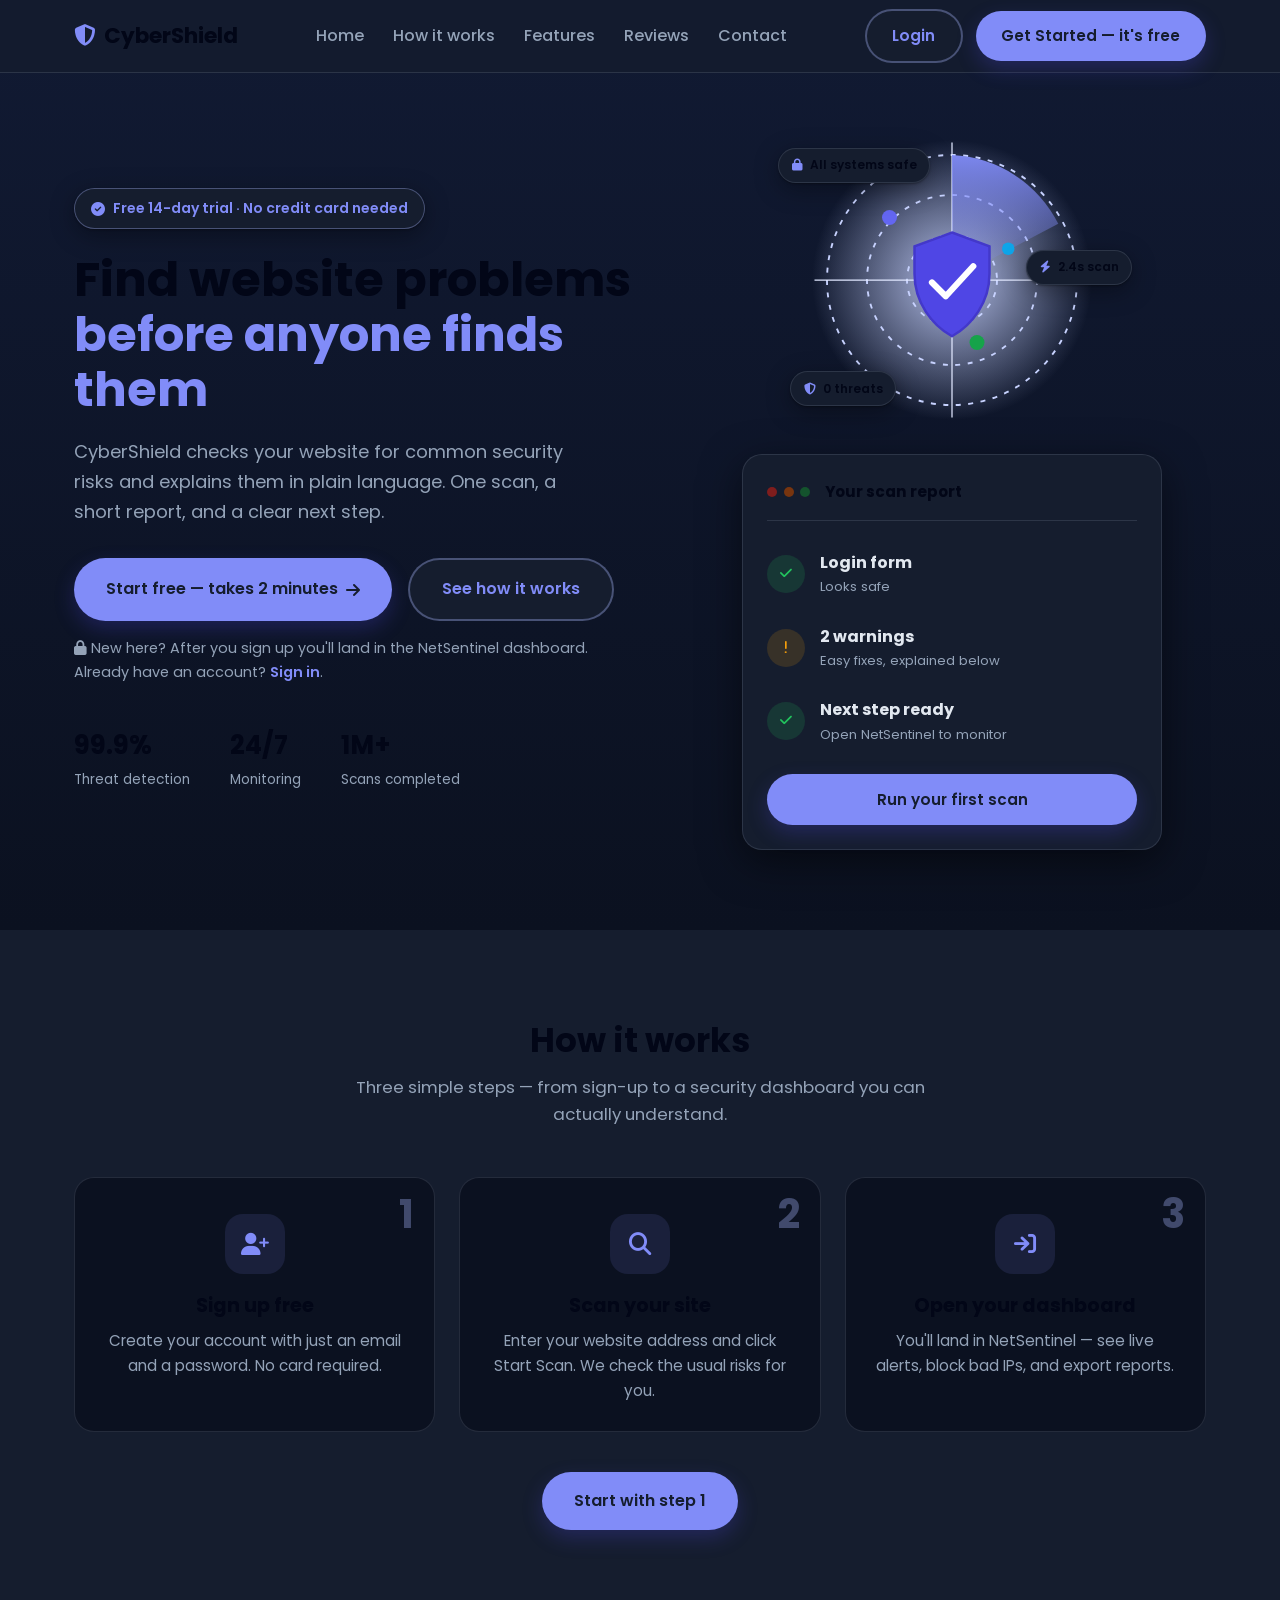
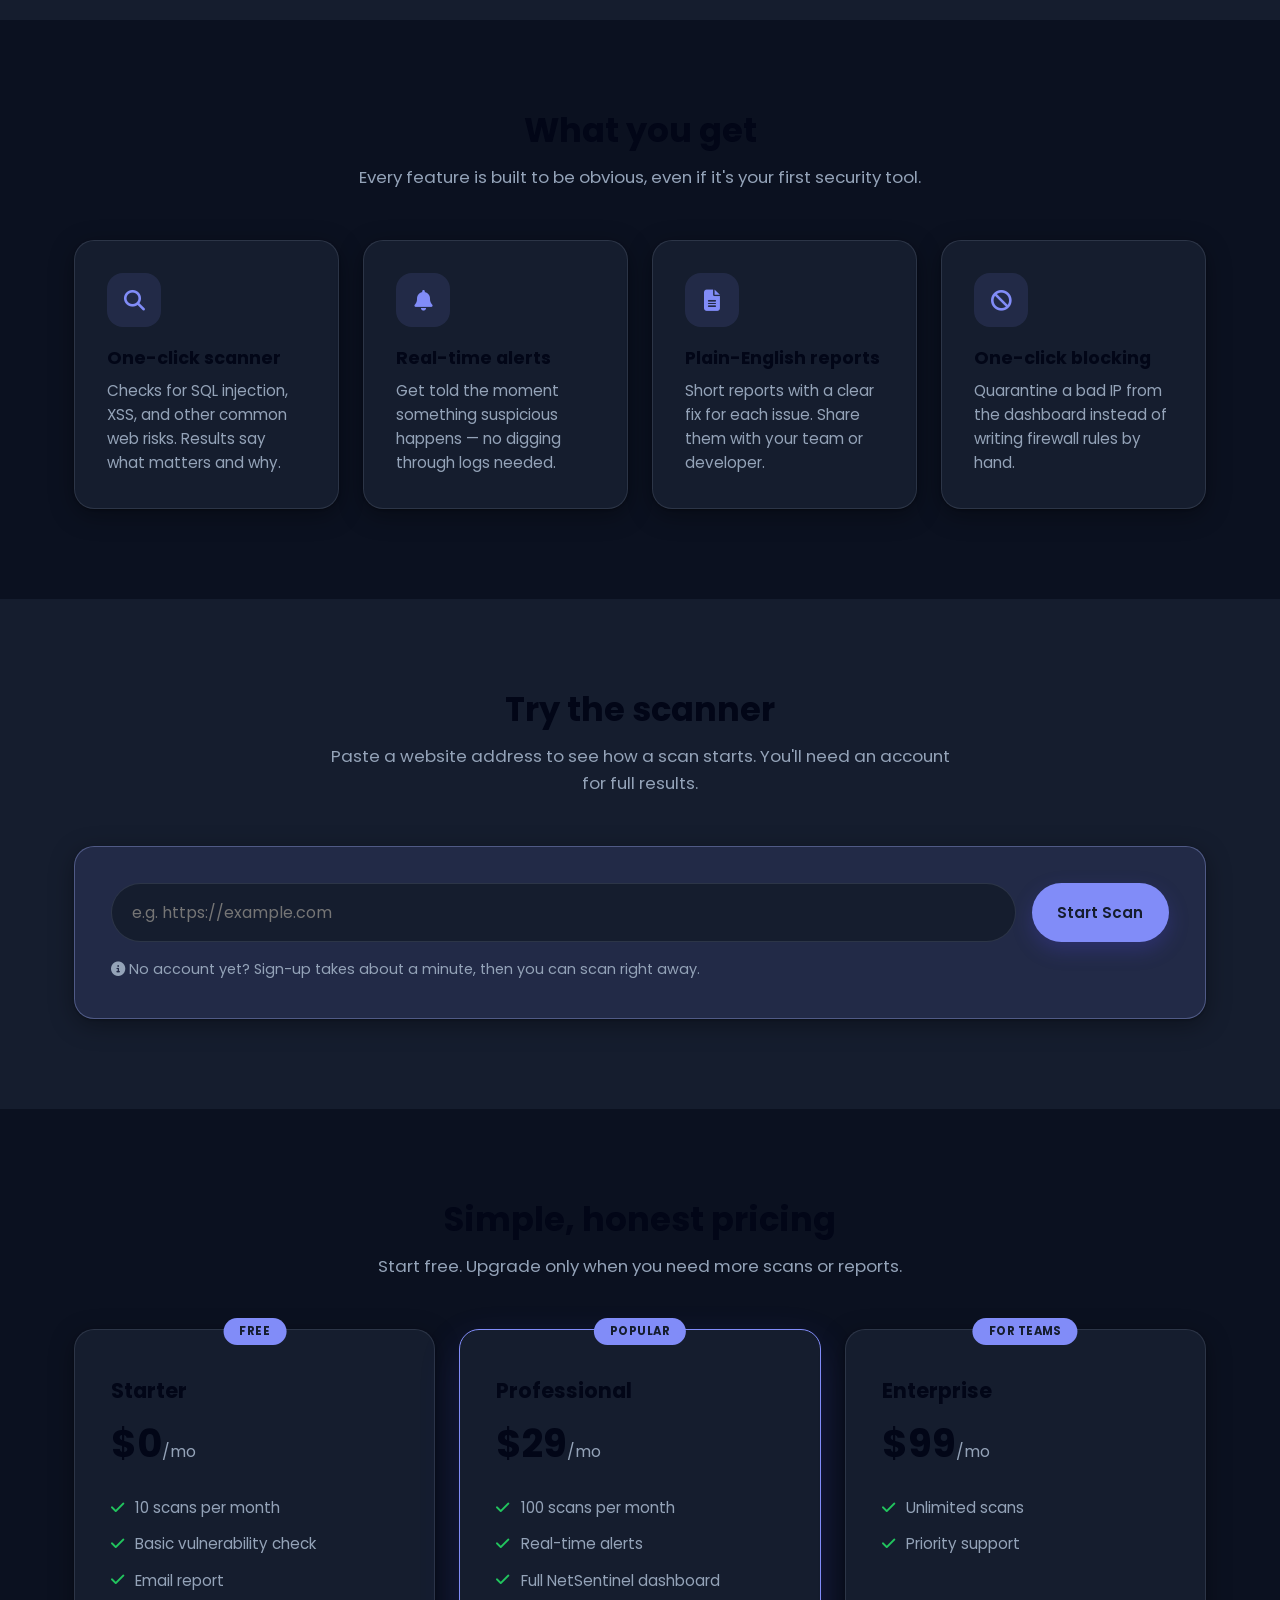
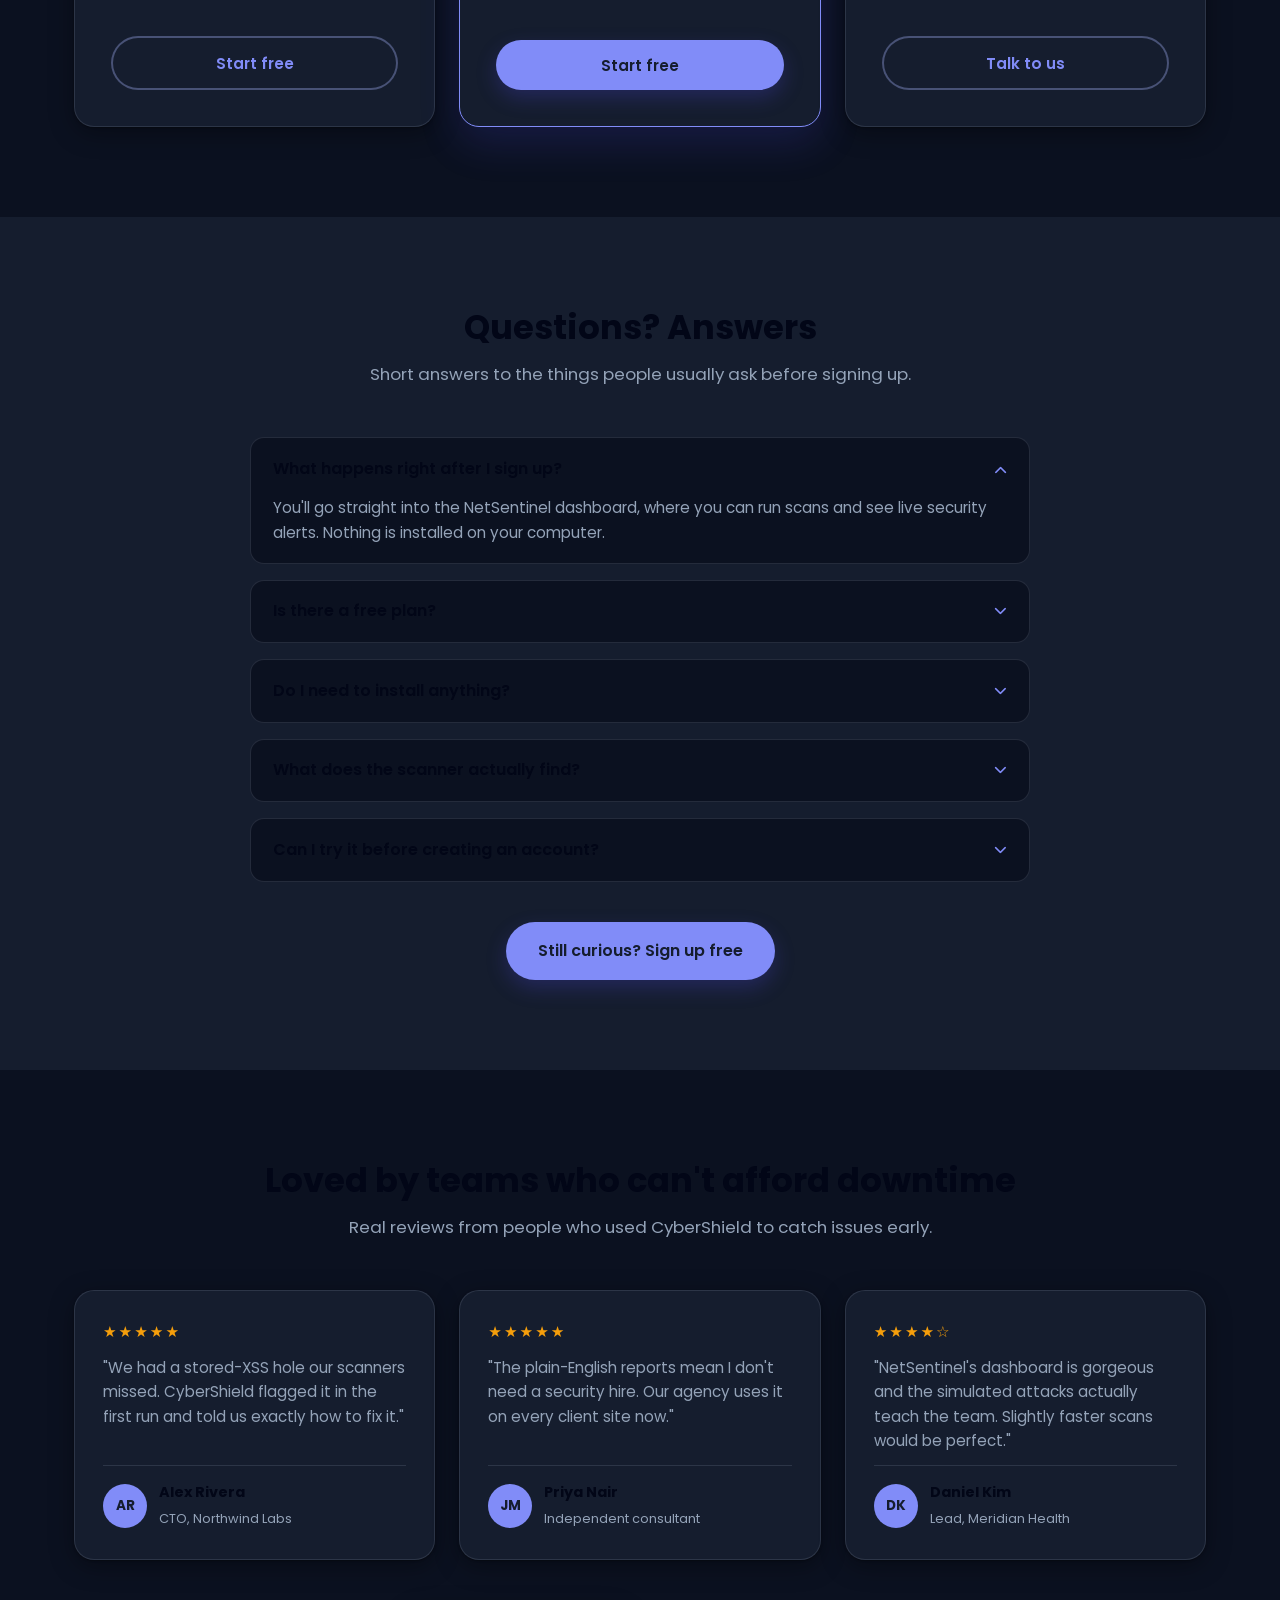
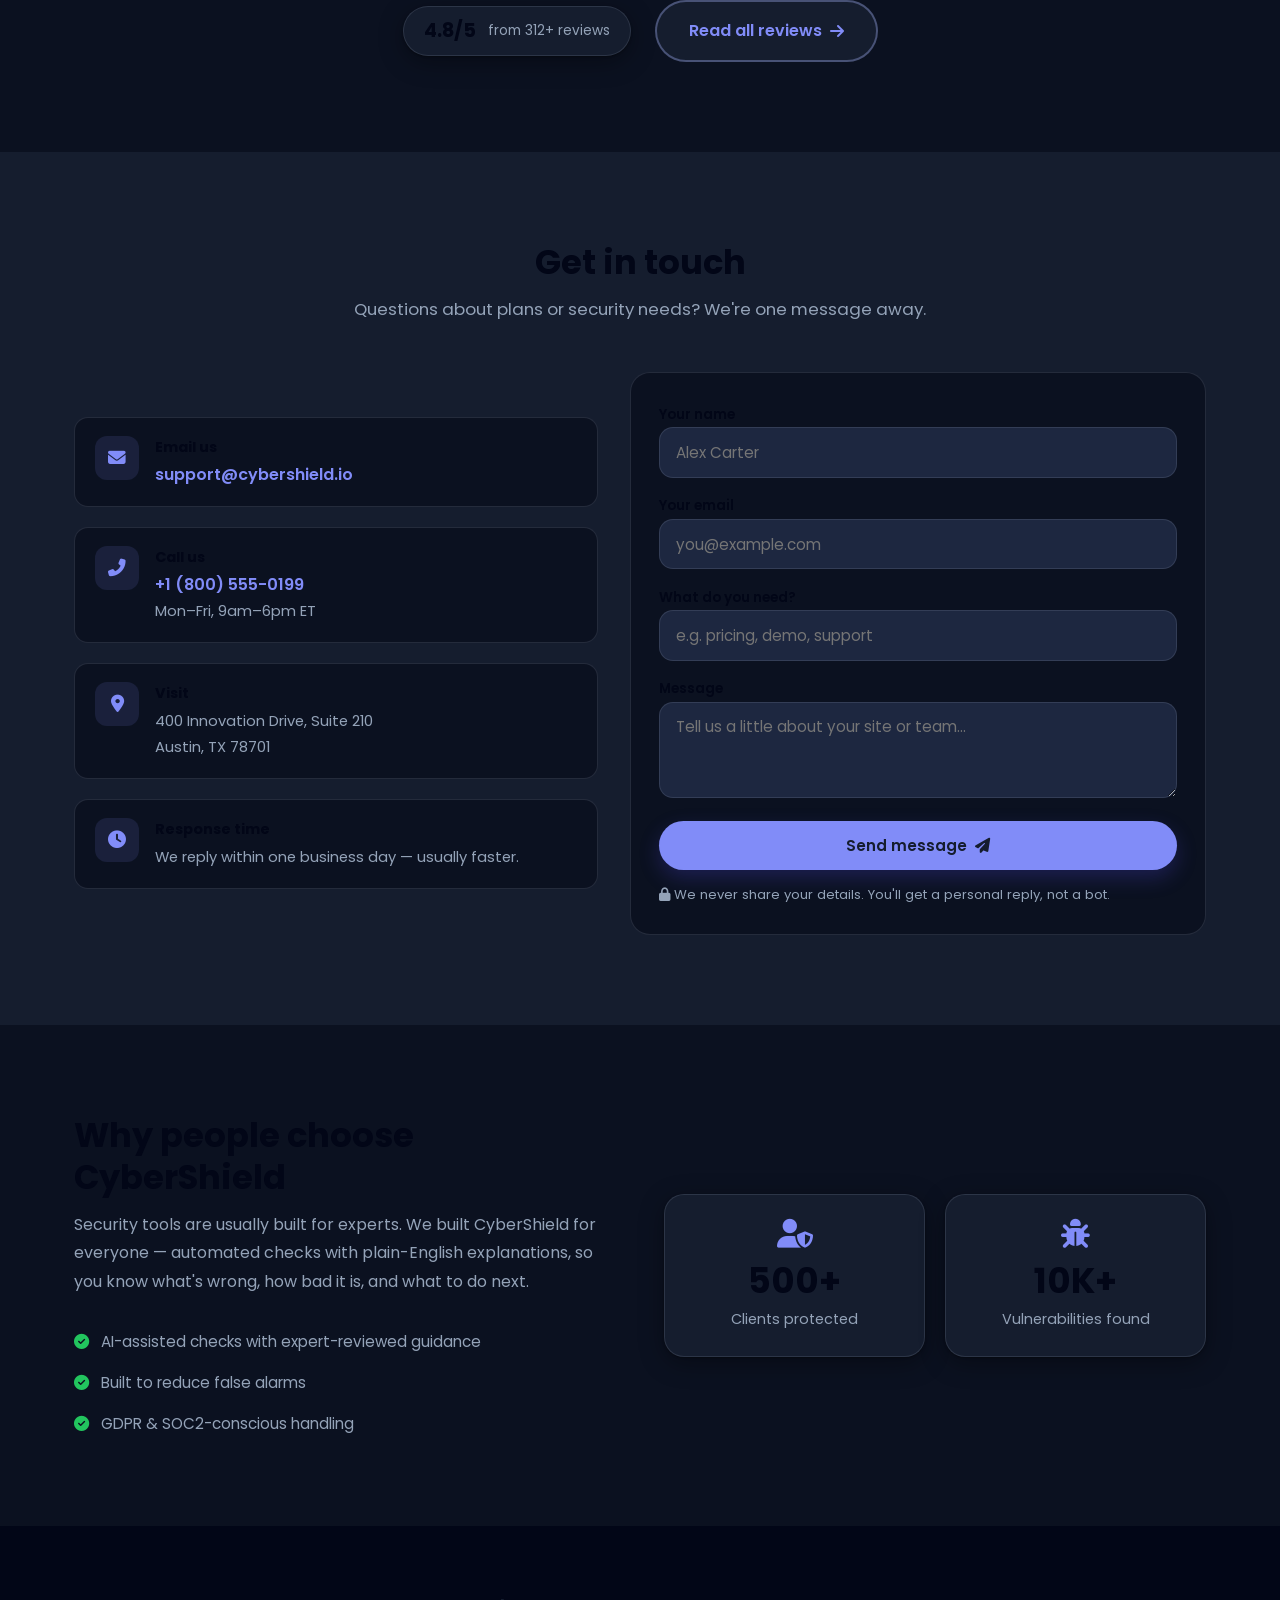
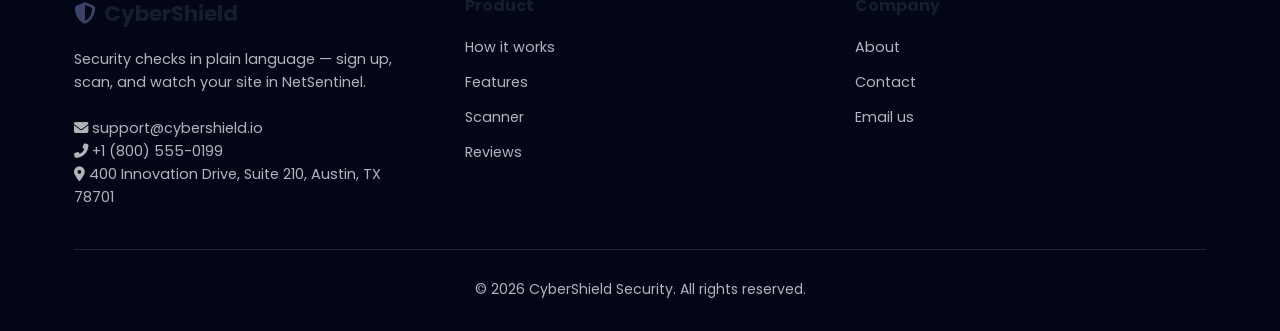
<file: frontend/index.html>
<!DOCTYPE html>
<html lang="en">
<head>
    <meta charset="UTF-8">
    <meta name="viewport" content="width=device-width, initial-scale=1.0">
    <title>CyberShield | Simple security for your website</title>
    <meta name="description" content="CyberShield helps you find website security problems in plain language. Sign up free, run a scan, and open your NetSentinel dashboard.">
    <meta property="og:title" content="CyberShield — Find website problems early">
    <meta property="og:description" content="Sign up free, run a scan, and open your NetSentinel security dashboard.">
    <meta property="og:type" content="website">
    <link rel="icon" href="assets/images/favicon.svg" type="image/svg+xml">
    <link rel="stylesheet" href="assets/css/style.css">
    <link href="https://cdnjs.cloudflare.com/ajax/libs/font-awesome/6.4.0/css/all.min.css" rel="stylesheet">
    <link href="https://fonts.googleapis.com/css2?family=Poppins:wght@300;400;500;600;700&display=swap" rel="stylesheet">
</head>
<body>
    <nav class="navbar" id="navbar">
        <div class="nav-container">
            <a class="nav-logo" href="#home"><i class="fas fa-shield-halved"></i><span>CyberShield</span></a>
            <div class="nav-links" id="nav-links">
                <a href="#home" class="nav-link">Home</a>
                <a href="#how" class="nav-link">How it works</a>
                <a href="#features" class="nav-link">Features</a>
                <a href="#reviews" class="nav-link">Reviews</a>
                <a href="#contact" class="nav-link">Contact</a>
            </div>
            <div class="nav-actions">
                <a href="login.html" class="btn btn-outline">Login</a>
                <a href="register.html" class="btn btn-primary">Get Started — it's free</a>
            </div>
            <button class="nav-toggle" id="nav-toggle" aria-label="Menu"><span></span><span></span><span></span></button>
        </div>
    </nav>

    <main>
    <!-- Friendly hero -->
    <section class="hero" id="home">
        <div class="hero-container">
            <div class="hero-content">
                <div class="hero-badge"><i class="fas fa-check-circle"></i><span>Free 14-day trial · No credit card needed</span></div>
                <h1 class="hero-title">Find website problems <span class="gradient-text">before anyone finds them</span></h1>
                <p class="hero-subtitle">CyberShield checks your website for common security risks and explains them in plain language. One scan, a short report, and a clear next step.</p>
                <div class="hero-cta">
                    <a href="register.html" class="btn btn-primary btn-large">Start free — takes 2 minutes <i class="fas fa-arrow-right"></i></a>
                    <a href="#how" class="btn btn-outline btn-large">See how it works</a>
                </div>
                <p class="hero-note"><i class="fas fa-lock"></i> New here? After you sign up you'll land in the NetSentinel dashboard. Already have an account? <a href="login.html">Sign in</a>.</p>
                <div class="hero-stats">
                    <div class="stat-item"><div class="stat-number">99.9%</div><div class="stat-label">Threat detection</div></div>
                    <div class="stat-item"><div class="stat-number">24/7</div><div class="stat-label">Monitoring</div></div>
                    <div class="stat-item"><div class="stat-number">1M+</div><div class="stat-label">Scans completed</div></div>
                </div>
            </div>
            <div class="hero-visual" aria-hidden="true">
                <!-- Animated radar shield artwork -->
                <div class="radar-scene">
                    <svg class="radar-svg" viewBox="0 0 240 240" role="img" aria-label="Animated radar shield scanning">
                        <defs>
                            <radialGradient id="radarGlow" cx="50%" cy="50%" r="50%">
                                <stop offset="0%" stop-color="#c7d2fe" stop-opacity="0.9"/>
                                <stop offset="100%" stop-color="#c7d2fe" stop-opacity="0"/>
                            </radialGradient>
                            <linearGradient id="sweepGrad" x1="0" y1="0" x2="0" y2="1">
                                <stop offset="0%" stop-color="#818cf8" stop-opacity="0.95"/>
                                <stop offset="100%" stop-color="#818cf8" stop-opacity="0"/>
                            </linearGradient>
                        </defs>
                        <circle cx="120" cy="120" r="112" fill="url(#radarGlow)"/>
                        <circle cx="120" cy="120" r="100" fill="none" stroke="#c7d2fe" stroke-width="1.5" stroke-dasharray="4 6"/>
                        <circle cx="120" cy="120" r="68" fill="none" stroke="#c7d2fe" stroke-width="1.5" stroke-dasharray="4 6"/>
                        <circle cx="120" cy="120" r="36" fill="none" stroke="#c7d2fe" stroke-width="1.5" stroke-dasharray="4 6"/>
                        <line x1="120" y1="10" x2="120" y2="230" stroke="#e0e7ff" stroke-width="1"/>
                        <line x1="10" y1="120" x2="230" y2="120" stroke="#e0e7ff" stroke-width="1"/>
                        <g class="radar-sweep"><path d="M120 120 L120 20 A100 100 0 0 1 205 75 Z" fill="url(#sweepGrad)"/></g>
                        <path d="M120 82l30 11v22c0 23-14 41-30 50-16-9-30-27-30-50V93l30-11z" fill="#4f46e5" stroke="#4338ca" stroke-width="2"/>
                        <path d="M104 122l11 11 22-24" stroke="#fff" stroke-width="5" fill="none" stroke-linecap="round" stroke-linejoin="round"/>
                        <circle class="blip blip-a" cx="70" cy="70" r="6" fill="#6366f1"/>
                        <circle class="blip blip-b" cx="165" cy="95" r="5" fill="#0ea5e9"/>
                        <circle class="blip blip-c" cx="140" cy="170" r="6" fill="#16a34a"/>
                    </svg>
                    <div class="float-chip chip-1"><i class="fas fa-lock"></i> All systems safe</div>
                    <div class="float-chip chip-2"><i class="fas fa-bolt"></i> 2.4s scan</div>
                    <div class="float-chip chip-3"><i class="fas fa-shield-halved"></i> 0 threats</div>
                </div>
                <div class="scan-card">
                    <div class="scan-card-head"><span class="dot dot-red"></span><span class="dot dot-yellow"></span><span class="dot dot-green"></span><strong>Your scan report</strong></div>
                    <div class="scan-row"><span class="scan-check ok"><i class="fas fa-check"></i></span><div><strong>Login form</strong><small>Looks safe</small></div></div>
                    <div class="scan-row"><span class="scan-check warn"><i class="fas fa-exclamation"></i></span><div><strong>2 warnings</strong><small>Easy fixes, explained below</small></div></div>
                    <div class="scan-row"><span class="scan-check ok"><i class="fas fa-check"></i></span><div><strong>Next step ready</strong><small>Open NetSentinel to monitor</small></div></div>
                    <a class="btn btn-primary btn-block" href="register.html">Run your first scan</a>
                </div>
            </div>
        </div>
    </section>

    <!-- How it works: clearer flow & steps -->
    <section class="how" id="how">
        <div class="container">
            <div class="section-header"><h2 class="section-title">How it works</h2><p class="section-subtitle">Three simple steps — from sign-up to a security dashboard you can actually understand.</p></div>
            <div class="steps-grid">
                <div class="step-card"><div class="step-num">1</div><div class="step-icon"><i class="fas fa-user-plus"></i></div><h3>Sign up free</h3><p>Create your account with just an email and a password. No card required.</p></div>
                <div class="step-card"><div class="step-num">2</div><div class="step-icon"><i class="fas fa-search"></i></div><h3>Scan your site</h3><p>Enter your website address and click Start Scan. We check the usual risks for you.</p></div>
                <div class="step-card"><div class="step-num">3</div><div class="step-icon"><i class="fas fa-arrow-right-to-bracket"></i></div><h3>Open your dashboard</h3><p>You'll land in NetSentinel — see live alerts, block bad IPs, and export reports.</p></div>
            </div>
            <div class="how-cta"><a href="register.html" class="btn btn-primary btn-large">Start with step 1</a></div>
        </div>
    </section>

    <!-- Features -->
    <section class="features" id="features">
        <div class="container">
            <div class="section-header"><h2 class="section-title">What you get</h2><p class="section-subtitle">Every feature is built to be obvious, even if it's your first security tool.</p></div>
            <div class="features-grid">
                <div class="feature-card"><div class="feature-icon"><i class="fas fa-search"></i></div><h3 class="feature-title">One-click scanner</h3><p class="feature-desc">Checks for SQL injection, XSS, and other common web risks. Results say what matters and why.</p></div>
                <div class="feature-card"><div class="feature-icon"><i class="fas fa-bell"></i></div><h3 class="feature-title">Real-time alerts</h3><p class="feature-desc">Get told the moment something suspicious happens — no digging through logs needed.</p></div>
                <div class="feature-card"><div class="feature-icon"><i class="fas fa-file-alt"></i></div><h3 class="feature-title">Plain-English reports</h3><p class="feature-desc">Short reports with a clear fix for each issue. Share them with your team or developer.</p></div>
                <div class="feature-card"><div class="feature-icon"><i class="fas fa-ban"></i></div><h3 class="feature-title">One-click blocking</h3><p class="feature-desc">Quarantine a bad IP from the dashboard instead of writing firewall rules by hand.</p></div>
            </div>
        </div>
    </section>

    <!-- Scanner preview -->
    <section class="scanner-preview" id="scanner">
        <div class="container">
            <div class="section-header"><h2 class="section-title">Try the scanner</h2><p class="section-subtitle">Paste a website address to see how a scan starts. You'll need an account for full results.</p></div>
            <div class="scanner-demo">
                <div class="scanner-input">
                    <input type="url" id="demo-url" placeholder="e.g. https://example.com" aria-label="Website address">
                    <button class="btn btn-primary" onclick="location.href='register.html'">Start Scan</button>
                </div>
                <p class="scanner-hint"><i class="fas fa-circle-info"></i> No account yet? Sign-up takes about a minute, then you can scan right away.</p>
            </div>
        </div>
    </section>

    <!-- Pricing -->
    <section class="pricing" id="pricing">
        <div class="container">
            <div class="section-header"><h2 class="section-title">Simple, honest pricing</h2><p class="section-subtitle">Start free. Upgrade only when you need more scans or reports.</p></div>
            <div class="pricing-grid">
                <div class="pricing-card"><div class="pricing-badge">Free</div><h3 class="pricing-title">Starter</h3><div class="pricing-price">$0<span>/mo</span></div><ul class="pricing-features"><li><i class="fas fa-check text-success"></i> 10 scans per month</li><li><i class="fas fa-check text-success"></i> Basic vulnerability check</li><li><i class="fas fa-check text-success"></i> Email report</li></ul><a href="register.html" class="btn btn-outline btn-block">Start free</a></div>
                <div class="pricing-card featured"><div class="pricing-badge">Popular</div><h3 class="pricing-title">Professional</h3><div class="pricing-price">$29<span>/mo</span></div><ul class="pricing-features"><li><i class="fas fa-check text-success"></i> 100 scans per month</li><li><i class="fas fa-check text-success"></i> Real-time alerts</li><li><i class="fas fa-check text-success"></i> Full NetSentinel dashboard</li></ul><a href="register.html" class="btn btn-primary btn-block">Start free</a></div>
                <div class="pricing-card"><div class="pricing-badge">For teams</div><h3 class="pricing-title">Enterprise</h3><div class="pricing-price">$99<span>/mo</span></div><ul class="pricing-features"><li><i class="fas fa-check text-success"></i> Unlimited scans</li><li><i class="fas fa-check text-success"></i> Priority support</li></ul><a href="register.html" class="btn btn-outline btn-block">Talk to us</a></div>
            </div>
        </div>
    </section>

    <!-- Help & guidance -->
    <section class="faq" id="faq">
        <div class="container">
            <div class="section-header"><h2 class="section-title">Questions? Answers</h2><p class="section-subtitle">Short answers to the things people usually ask before signing up.</p></div>
            <div class="faq-list">
                <details open><summary>What happens right after I sign up? <i class="fas fa-chevron-down"></i></summary><p>You'll go straight into the NetSentinel dashboard, where you can run scans and see live security alerts. Nothing is installed on your computer.</p></details>
                <details><summary>Is there a free plan? <i class="fas fa-chevron-down"></i></summary><p>Yes. The Starter plan is free and includes 10 scans a month — enough to check a small site. No credit card needed.</p></details>
                <details><summary>Do I need to install anything? <i class="fas fa-chevron-down"></i></summary><p>No. Everything runs in your browser. Open the landing page, sign up, and use the app. If a firewall block is needed, we'll give you a script to run as Administrator.</p></details>
                <details><summary>What does the scanner actually find? <i class="fas fa-chevron-down"></i></summary><p>Common web risks like SQL injection, cross-site scripting (XSS), and unsafe login forms — each result comes with a plain-English explanation and a suggested fix.</p></details>
                <details><summary>Can I try it before creating an account? <i class="fas fa-chevron-down"></i></summary><p>You can see the demo on this page, but full scans need an account so results are saved and you can open your dashboard.</p></details>
            </div>
            <div class="how-cta"><a href="register.html" class="btn btn-primary btn-large">Still curious? Sign up free</a></div>
        </div>
    </section>

    <!-- Reviews preview -->
    <section class="reviews" id="reviews">
        <div class="container">
            <div class="section-header"><h2 class="section-title">Loved by teams who can't afford downtime</h2><p class="section-subtitle">Real reviews from people who used CyberShield to catch issues early.</p></div>
            <div class="review-grid">
                <figure class="review-card"><div class="review-stars">★★★★★</div><blockquote class="review-quote">"We had a stored-XSS hole our scanners missed. CyberShield flagged it in the first run and told us exactly how to fix it."</blockquote><figcaption class="review-author"><span class="review-avatar">AR</span><div><strong>Alex Rivera</strong><small>CTO, Northwind Labs</small></div></figcaption></figure>
                <figure class="review-card"><div class="review-stars">★★★★★</div><blockquote class="review-quote">"The plain-English reports mean I don't need a security hire. Our agency uses it on every client site now."</blockquote><figcaption class="review-author"><span class="review-avatar">JM</span><div><strong>Priya Nair</strong><small>Independent consultant</small></div></figcaption></figure>
                <figure class="review-card"><div class="review-stars">★★★★☆</div><blockquote class="review-quote">"NetSentinel's dashboard is gorgeous and the simulated attacks actually teach the team. Slightly faster scans would be perfect."</blockquote><figcaption class="review-author"><span class="review-avatar">DK</span><div><strong>Daniel Kim</strong><small>Lead, Meridian Health</small></div></figcaption></figure>
            </div>
            <div class="reviews-cta">
                <div class="reviews-score"><b>4.8/5</b><span>from 312+ reviews</span></div>
                <a href="reviews.html" class="btn btn-outline btn-large">Read all reviews <i class="fas fa-arrow-right"></i></a>
            </div>
        </div>
    </section>

    <!-- Contact -->
    <section class="contact" id="contact">
        <div class="container">
            <div class="section-header"><h2 class="section-title">Get in touch</h2><p class="section-subtitle">Questions about plans or security needs? We're one message away.</p></div>
            <div class="contact-grid">
                <div class="contact-details">
                    <div class="contact-item"><i class="fas fa-envelope"></i><div><b>Email us</b><a href="mailto:support@cybershield.io">support@cybershield.io</a></div></div>
                    <div class="contact-item"><i class="fas fa-phone-alt"></i><div><b>Call us</b><a href="tel:+18005550199">+1 (800) 555-0199</a><br><span>Mon–Fri, 9am–6pm ET</span></div></div>
                    <div class="contact-item"><i class="fas fa-map-marker-alt"></i><div><b>Visit</b><span>400 Innovation Drive, Suite 210<br>Austin, TX 78701</span></div></div>
                    <div class="contact-item"><i class="fas fa-clock"></i><div><b>Response time</b><span>We reply within one business day — usually faster.</span></div></div>
                </div>
                <form id="contactForm" class="contact-form" novalidate>
                    <div><label for="cfName">Your name</label><input id="cfName" name="name" placeholder="Alex Carter" required></div>
                    <div><label for="cfEmail">Your email</label><input id="cfEmail" name="email" type="email" placeholder="you@example.com" required></div>
                    <div><label for="cfSubject">What do you need?</label><input id="cfSubject" name="subject" placeholder="e.g. pricing, demo, support" required></div>
                    <div><label for="cfMessage">Message</label><textarea id="cfMessage" name="message" rows="3" placeholder="Tell us a little about your site or team…" required></textarea></div>
                    <button type="submit" class="btn btn-primary btn-block" id="contactSubmit">Send message <i class="fas fa-paper-plane"></i></button>
                    <p class="contact-note"><i class="fas fa-lock"></i> We never share your details. You'll get a personal reply, not a bot.</p>
                </form>
            </div>
        </div>
    </section>

    <!-- About -->
    <section class="about" id="about">
        <div class="container">
            <div class="about-grid">
                <div class="about-content"><h2 class="section-title">Why people choose CyberShield</h2><p class="about-text">Security tools are usually built for experts. We built CyberShield for everyone — automated checks with plain-English explanations, so you know what's wrong, how bad it is, and what to do next.</p><div class="about-features"><div class="about-feature"><i class="fas fa-check-circle"></i><span>AI-assisted checks with expert-reviewed guidance</span></div><div class="about-feature"><i class="fas fa-check-circle"></i><span>Built to reduce false alarms</span></div><div class="about-feature"><i class="fas fa-check-circle"></i><span>GDPR & SOC2-conscious handling</span></div></div></div>
                <div class="about-visual"><div class="stat-card"><i class="fas fa-user-shield"></i><h3>500+</h3><p>Clients protected</p></div><div class="stat-card"><i class="fas fa-bug"></i><h3>10K+</h3><p>Vulnerabilities found</p></div></div>
            </div>
        </div>
    </section>
    </main>

    <footer class="footer">
        <div class="container">
            <div class="footer-grid">
                <div class="footer-brand"><a class="nav-logo" href="#home"><i class="fas fa-shield-halved"></i><span>CyberShield</span></a><p class="footer-text">Security checks in plain language — sign up, scan, and watch your site in NetSentinel.<br><br><i class="fas fa-envelope"></i> <a href="mailto:support@cybershield.io">support@cybershield.io</a><br><i class="fas fa-phone-alt"></i> <a href="tel:+18005550199">+1 (800) 555-0199</a><br><i class="fas fa-map-marker-alt"></i> 400 Innovation Drive, Suite 210, Austin, TX 78701</p></div>
                <div class="footer-links"><h4>Product</h4><a href="#how">How it works</a><a href="#features">Features</a><a href="#scanner">Scanner</a><a href="reviews.html">Reviews</a></div>
                <div class="footer-links"><h4>Company</h4><a href="#about">About</a><a href="#contact">Contact</a><a href="mailto:support@cybershield.io">Email us</a></div>
            </div>
            <div class="footer-bottom"><p>&copy; 2026 CyberShield Security. All rights reserved.</p></div>
        </div>
    </footer>
    <script src="assets/js/api.js"></script>
    <script src="assets/js/main.js"></script>
</body>
</html>
</file>
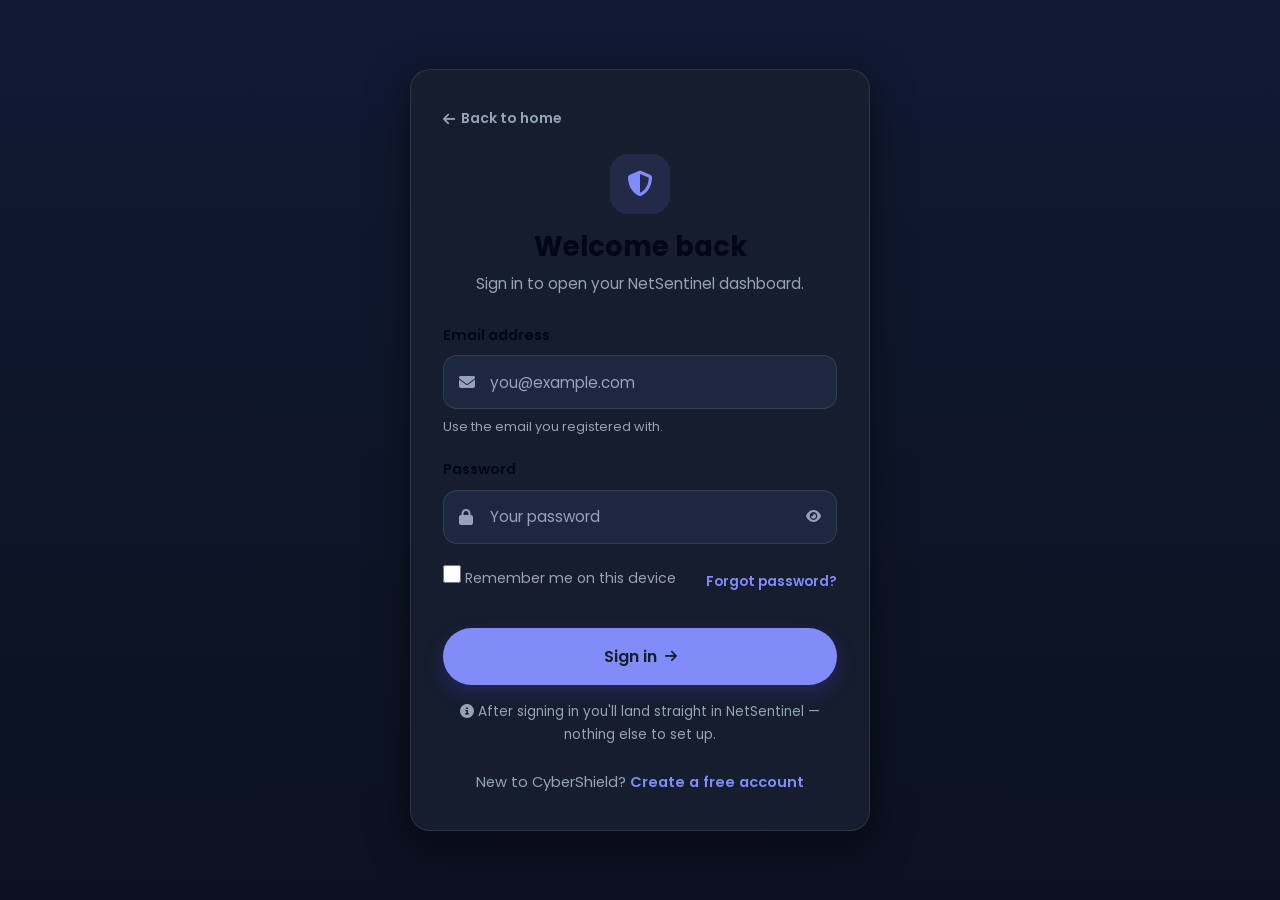
<file: frontend/login.html>
<!DOCTYPE html>
<html lang="en">
<head>
    <meta charset="UTF-8">
    <meta name="viewport" content="width=device-width, initial-scale=1.0">
    <title>Sign in | CyberShield</title>
    <meta name="description" content="Sign in to CyberShield to open your NetSentinel security dashboard.">
    <link rel="icon" href="assets/images/favicon.svg" type="image/svg+xml">
    <link rel="stylesheet" href="assets/css/style.css">
    <link href="https://cdnjs.cloudflare.com/ajax/libs/font-awesome/6.4.0/css/all.min.css" rel="stylesheet">
    <link href="https://fonts.googleapis.com/css2?family=Poppins:wght@300;400;500;600;700&display=swap" rel="stylesheet">
</head>
<body class="auth-page">
    <div class="auth-container">
        <div class="auth-card">
            <a class="auth-back" href="index.html"><i class="fas fa-arrow-left"></i> Back to home</a>
            <div class="auth-header">
                <div class="auth-logo"><i class="fas fa-shield-halved"></i></div>
                <h1>Welcome back</h1>
                <p>Sign in to open your NetSentinel dashboard.</p>
            </div>
            <div id="formMessage" class="form-message" role="alert" hidden></div>
            <form id="loginForm" class="auth-form" novalidate>
                <div class="form-group">
                    <label for="email">Email address</label>
                    <div class="input-wrapper">
                        <i class="fas fa-envelope"></i>
                        <input type="email" id="email" placeholder="you@example.com" autocomplete="email" required>
                    </div>
                    <p class="field-hint">Use the email you registered with.</p>
                </div>
                <div class="form-group">
                    <label for="password">Password</label>
                    <div class="input-wrapper">
                        <i class="fas fa-lock"></i>
                        <input type="password" id="password" placeholder="Your password" autocomplete="current-password" required>
                        <button type="button" class="toggle-password" id="togglePassword" aria-label="Show password"><i class="fas fa-eye"></i></button>
                    </div>
                </div>
                <div class="form-group form-check">
                    <label class="check-label"><input type="checkbox" id="remember"> <span>Remember me on this device</span></label>
                    <a href="#" class="forgot-password">Forgot password?</a>
                </div>
                <button type="submit" class="btn btn-primary btn-block auth-btn" id="submitBtn">
                    <span class="btn-label">Sign in</span> <i class="fas fa-arrow-right btn-arrow"></i>
                </button>
                <p class="auth-next"><i class="fas fa-circle-info"></i> After signing in you'll land straight in NetSentinel — nothing else to set up.</p>
            </form>
            <div class="auth-footer">
                <p>New to CyberShield? <a href="register.html">Create a free account</a></p>
            </div>
        </div>
    </div>
    <script src="assets/js/api.js"></script>
    <script src="assets/js/main.js"></script>
</body>
</html>
</file>
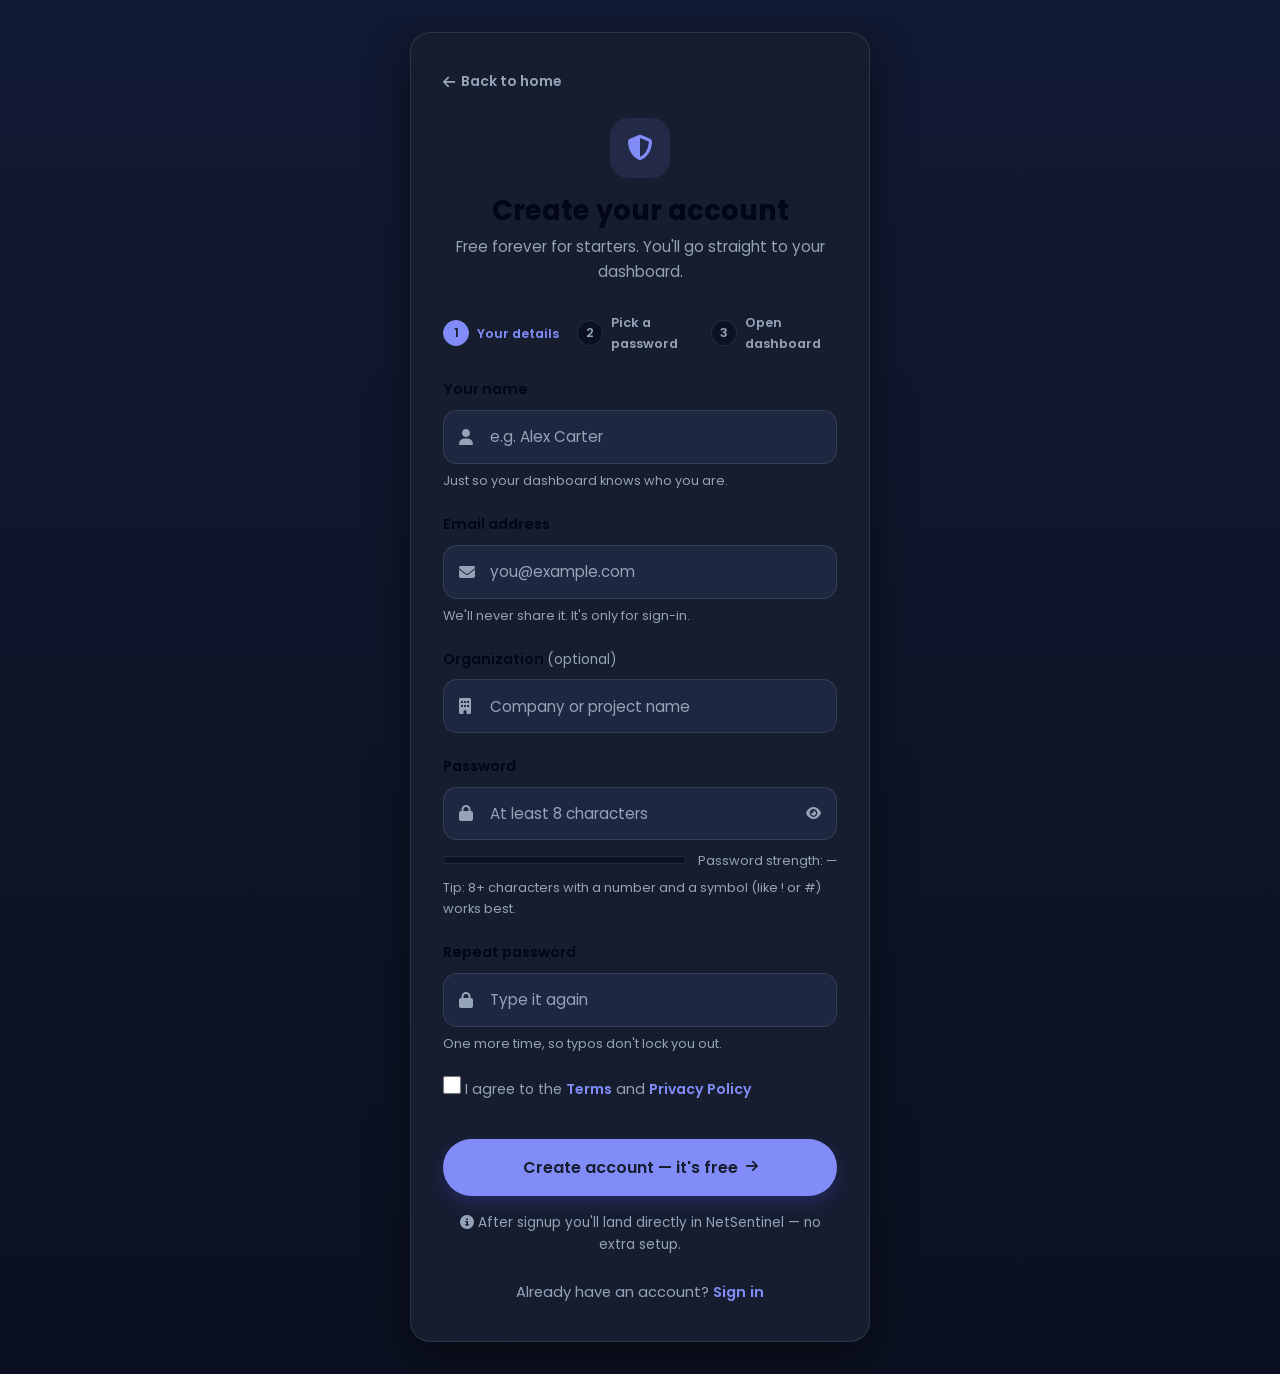
<file: frontend/register.html>
<!DOCTYPE html>
<html lang="en">
<head>
    <meta charset="UTF-8">
    <meta name="viewport" content="width=device-width, initial-scale=1.0">
    <title>Create account | CyberShield</title>
    <meta name="description" content="Create a free CyberShield account in two minutes and open your NetSentinel dashboard.">
    <link rel="icon" href="assets/images/favicon.svg" type="image/svg+xml">
    <link rel="stylesheet" href="assets/css/style.css">
    <link href="https://cdnjs.cloudflare.com/ajax/libs/font-awesome/6.4.0/css/all.min.css" rel="stylesheet">
    <link href="https://fonts.googleapis.com/css2?family=Poppins:wght@300;400;500;600;700&display=swap" rel="stylesheet">
</head>
<body class="auth-page">
    <div class="auth-container">
        <div class="auth-card">
            <a class="auth-back" href="index.html"><i class="fas fa-arrow-left"></i> Back to home</a>
            <div class="auth-header">
                <div class="auth-logo"><i class="fas fa-shield-halved"></i></div>
                <h1>Create your account</h1>
                <p>Free forever for starters. You'll go straight to your dashboard.</p>
            </div>
            <ol class="auth-steps" aria-label="Sign up progress">
                <li class="done"><span>1</span> Your details</li>
                <li><span>2</span> Pick a password</li>
                <li><span>3</span> Open dashboard</li>
            </ol>
            <div id="formMessage" class="form-message" role="alert" hidden></div>
            <form id="registerForm" class="auth-form" novalidate>
                <div class="form-group">
                    <label for="fullName">Your name</label>
                    <div class="input-wrapper">
                        <i class="fas fa-user"></i>
                        <input type="text" id="fullName" placeholder="e.g. Alex Carter" autocomplete="name" required>
                    </div>
                    <p class="field-hint">Just so your dashboard knows who you are.</p>
                </div>
                <div class="form-group">
                    <label for="email">Email address</label>
                    <div class="input-wrapper">
                        <i class="fas fa-envelope"></i>
                        <input type="email" id="email" placeholder="you@example.com" autocomplete="email" required>
                    </div>
                    <p class="field-hint">We'll never share it. It's only for sign-in.</p>
                </div>
                <div class="form-group">
                    <label for="organization">Organization <span class="optional">(optional)</span></label>
                    <div class="input-wrapper">
                        <i class="fas fa-building"></i>
                        <input type="text" id="organization" placeholder="Company or project name" autocomplete="organization">
                    </div>
                </div>
                <div class="form-group">
                    <label for="password">Password</label>
                    <div class="input-wrapper">
                        <i class="fas fa-lock"></i>
                        <input type="password" id="password" placeholder="At least 8 characters" autocomplete="new-password" required>
                        <button type="button" class="toggle-password" id="togglePassword" aria-label="Show password"><i class="fas fa-eye"></i></button>
                    </div>
                    <div class="strength-meter" aria-live="polite"><div class="strength-track"><div class="strength-fill" id="strengthFill"></div></div><span id="strengthText">Password strength: —</span></div>
                    <p class="field-hint">Tip: 8+ characters with a number and a symbol (like ! or #) works best.</p>
                </div>
                <div class="form-group">
                    <label for="confirmPassword">Repeat password</label>
                    <div class="input-wrapper">
                        <i class="fas fa-lock"></i>
                        <input type="password" id="confirmPassword" placeholder="Type it again" autocomplete="new-password" required>
                    </div>
                    <p class="field-hint" id="confirmHint">One more time, so typos don't lock you out.</p>
                </div>
                <div class="form-group form-check">
                    <label class="check-label"><input type="checkbox" id="terms" required> <span>I agree to the <a href="#">Terms</a> and <a href="#">Privacy Policy</a></span></label>
                </div>
                <button type="submit" class="btn btn-primary btn-block auth-btn" id="submitBtn">
                    <span class="btn-label">Create account — it's free</span> <i class="fas fa-arrow-right btn-arrow"></i>
                </button>
                <p class="auth-next"><i class="fas fa-circle-info"></i> After signup you'll land directly in NetSentinel — no extra setup.</p>
            </form>
            <div class="auth-footer">
                <p>Already have an account? <a href="login.html">Sign in</a></p>
            </div>
        </div>
    </div>
    <script src="assets/js/api.js"></script>
    <script src="assets/js/main.js"></script>
</body>
</html>
</file>
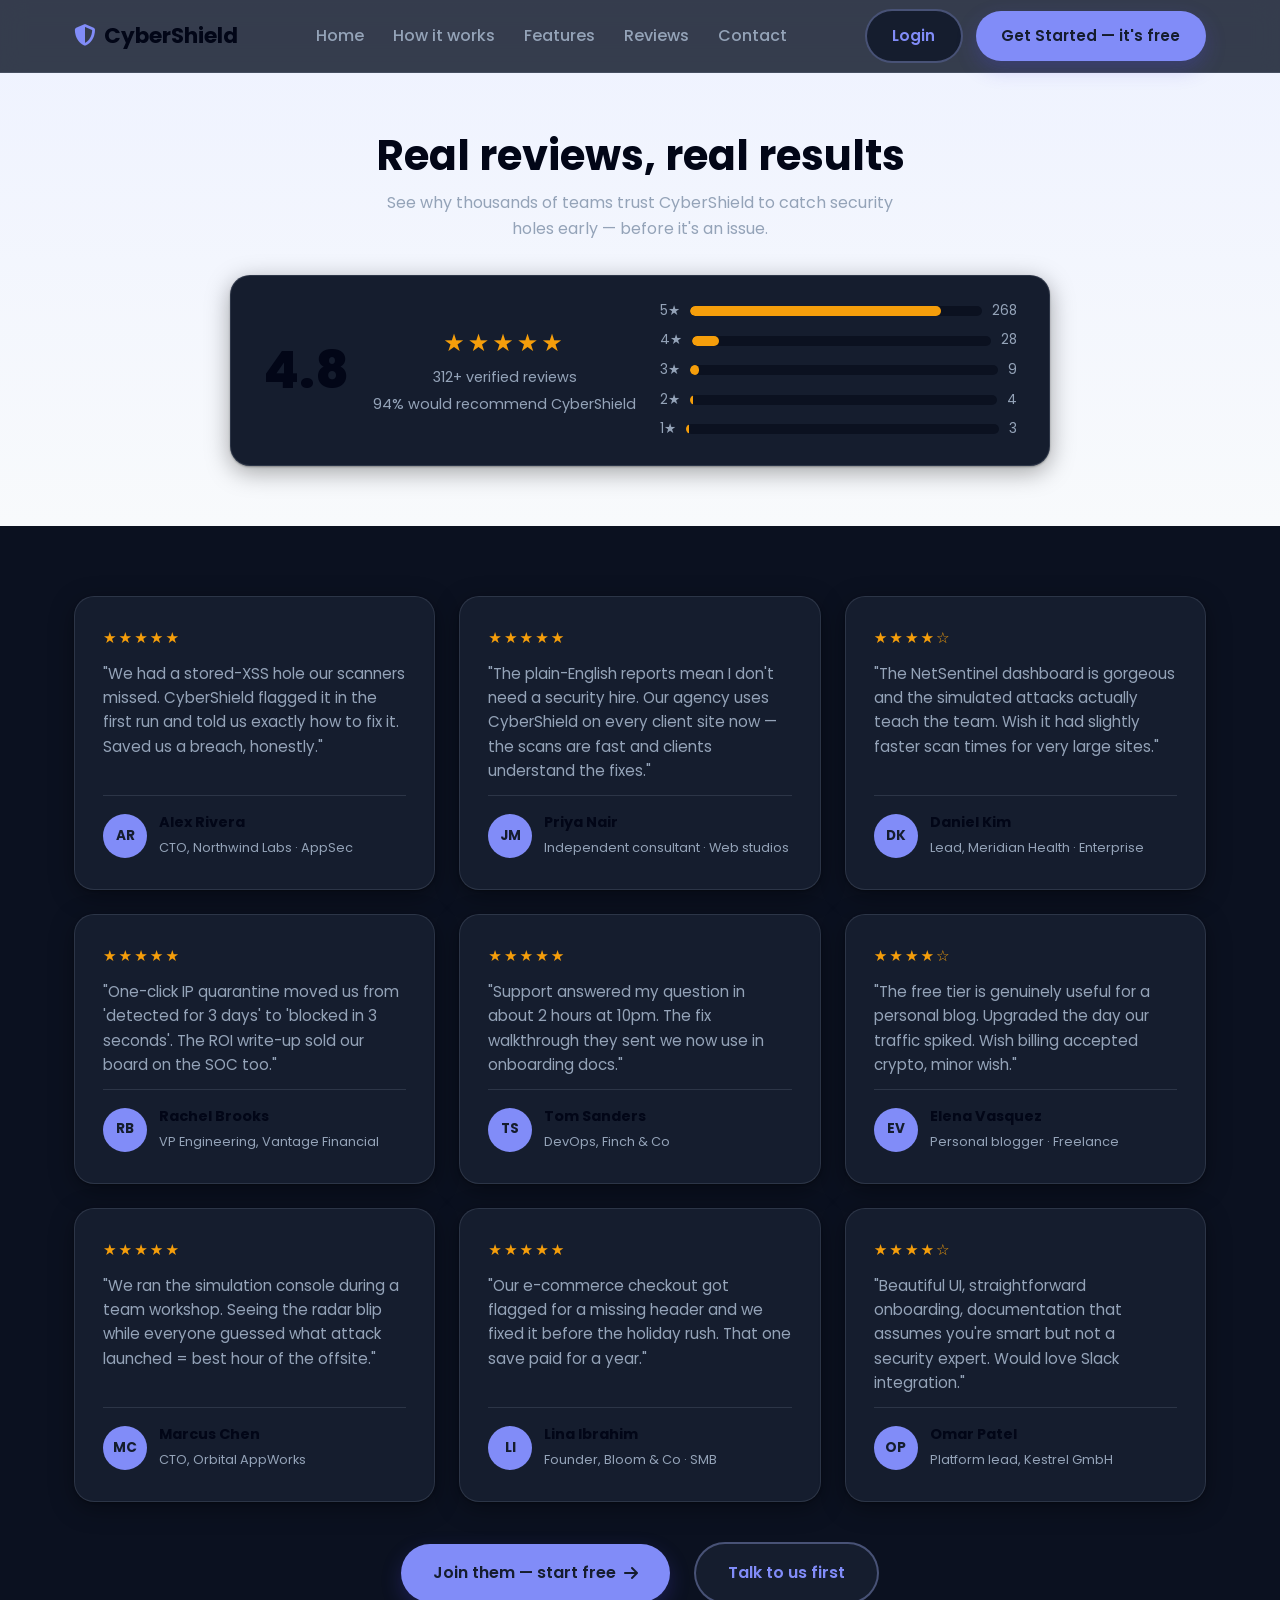
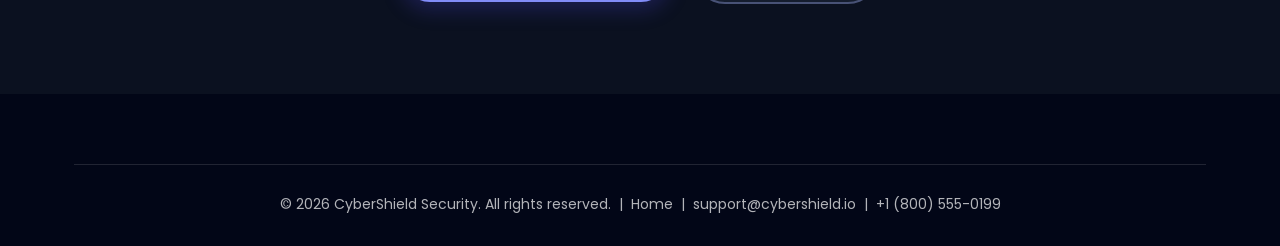
<file: frontend/reviews.html>
<!DOCTYPE html>
<html lang="en">
<head>
    <meta charset="UTF-8">
    <meta name="viewport" content="width=device-width, initial-scale=1.0">
    <title>Reviews | CyberShield</title>
    <meta name="description" content="Real reviews from teams who use CyberShield to catch security holes early. See ratings, quotes, and what people love.">
    <link rel="icon" href="assets/images/favicon.svg" type="image/svg+xml">
    <link rel="stylesheet" href="assets/css/style.css">
    <link href="https://cdnjs.cloudflare.com/ajax/libs/font-awesome/6.4.0/css/all.min.css" rel="stylesheet">
    <link href="https://fonts.googleapis.com/css2?family=Poppins:wght@300;400;500;600;700&display=swap" rel="stylesheet">
    <style>
        .reviews-hero { background: linear-gradient(180deg, #eef2ff 0%, #f8fafc 100%); padding: 130px 0 60px; text-align: center; }
        .reviews-hero h1 { font-size: 2.6rem; color: var(--dark); margin-bottom: .5rem; }
        .reviews-hero p { color: var(--text-light); max-width: 540px; margin: 0 auto; }
        .overall-badge { display: flex; align-items: center; justify-content: center; gap: 1.5rem; flex-wrap: wrap; margin: 2rem auto 0; max-width: 820px; background: var(--white); border: 1px solid var(--border); border-radius: var(--radius-lg); padding: 1.5rem 2rem; box-shadow: var(--shadow); }
        .overall-num { font-size: 3.2rem; font-weight: 800; color: var(--dark); }
        .overall-meta { display: flex; flex-direction: column; gap: .2rem; }
        .positive-count { color: var(--text-light); font-size: .9rem; }
        .overall-stars { color: #f59e0b; font-size: 1.5rem; letter-spacing: 3px; }
        .bars { flex: 1; min-width: 260px; display: flex; flex-direction: column; gap: .45rem; }
        .bar-row { display: flex; align-items: center; gap: .6rem; font-size: .85rem; color: var(--text-light); }
        .bar-track { flex: 1; height: 10px; background: var(--bg); border-radius: 999px; overflow: hidden; }
        .bar-fill { height: 100%; background: var(--warning); border-radius: 999px; }
        .reviews-grid-wrap { padding: 70px 0 90px; }
        .reviews-page-grid { display: grid; grid-template-columns: repeat(auto-fit, minmax(290px, 1fr)); gap: 1.5rem; }
    </style>
</head>
<body>
    <nav class="navbar" id="navbar">
        <div class="nav-container">
            <a class="nav-logo" href="index.html"><i class="fas fa-shield-halved"></i><span>CyberShield</span></a>
            <div class="nav-links" id="nav-links">
                <a href="index.html" class="nav-link">Home</a>
                <a href="index.html#how" class="nav-link">How it works</a>
                <a href="index.html#features" class="nav-link">Features</a>
                <a href="reviews.html" class="nav-link">Reviews</a>
                <a href="index.html#contact" class="nav-link">Contact</a>
            </div>
            <div class="nav-actions">
                <a href="login.html" class="btn btn-outline">Login</a>
                <a href="register.html" class="btn btn-primary">Get Started — it's free</a>
            </div>
            <button class="nav-toggle" id="nav-toggle" aria-label="Menu"><span></span><span></span><span></span></button>
        </div>
    </nav>

    <header class="reviews-hero">
        <div class="container">
            <h1>Real reviews, real results</h1>
            <p>See why thousands of teams trust CyberShield to catch security holes early — before it's an issue.</p>
            <div class="overall-badge">
                <div class="overall-num">4.8</div>
                <div class="overall-meta">
                    <div class="overall-stars">★★★★★</div>
                    <span class="positive-count">312+ verified reviews</span>
                    <span class="positive-count">94% would recommend CyberShield</span>
                </div>
                <div class="bars">
                    <div class="bar-row"><span>5★</span><div class="bar-track"><div class="bar-fill" style="width:86%"></div></div><span>268</span></div>
                    <div class="bar-row"><span>4★</span><div class="bar-track"><div class="bar-fill" style="width:9%"></div></div><span>28</span></div>
                    <div class="bar-row"><span>3★</span><div class="bar-track"><div class="bar-fill" style="width:3%"></div></div><span>9</span></div>
                    <div class="bar-row"><span>2★</span><div class="bar-track"><div class="bar-fill" style="width:1%"></div></div><span>4</span></div>
                    <div class="bar-row"><span>1★</span><div class="bar-track"><div class="bar-fill" style="width:1%"></div></div><span>3</span></div>
                </div>
            </div>
        </div>
    </header>

    <main class="reviews-grid-wrap">
        <div class="container">
            <div class="reviews-page-grid">
                <figure class="review-card"><div class="review-stars">★★★★★</div><blockquote class="review-quote">"We had a stored-XSS hole our scanners missed. CyberShield flagged it in the first run and told us exactly how to fix it. Saved us a breach, honestly."</blockquote><figcaption class="review-author"><span class="review-avatar">AR</span><div><strong>Alex Rivera</strong><small>CTO, Northwind Labs · AppSec</small></div></figcaption></figure>
                <figure class="review-card"><div class="review-stars">★★★★★</div><blockquote class="review-quote">"The plain-English reports mean I don't need a security hire. Our agency uses CyberShield on every client site now — the scans are fast and clients understand the fixes."</blockquote><figcaption class="review-author"><span class="review-avatar">JM</span><div><strong>Priya Nair</strong><small>Independent consultant · Web studios</small></div></figcaption></figure>
                <figure class="review-card"><div class="review-stars">★★★★☆</div><blockquote class="review-quote">"The NetSentinel dashboard is gorgeous and the simulated attacks actually teach the team. Wish it had slightly faster scan times for very large sites."</blockquote><figcaption class="review-author"><span class="review-avatar">DK</span><div><strong>Daniel Kim</strong><small>Lead, Meridian Health · Enterprise</small></div></figcaption></figure>
                <figure class="review-card"><div class="review-stars">★★★★★</div><blockquote class="review-quote">"One-click IP quarantine moved us from 'detected for 3 days' to 'blocked in 3 seconds'. The ROI write-up sold our board on the SOC too."</blockquote><figcaption class="review-author"><span class="review-avatar">RB</span><div><strong>Rachel Brooks</strong><small>VP Engineering, Vantage Financial</small></div></figcaption></figure>
                <figure class="review-card"><div class="review-stars">★★★★★</div><blockquote class="review-quote">"Support answered my question in about 2 hours at 10pm. The fix walkthrough they sent we now use in onboarding docs."</blockquote><figcaption class="review-author"><span class="review-avatar">TS</span><div><strong>Tom Sanders</strong><small>DevOps, Finch & Co</small></div></figcaption></figure>
                <figure class="review-card"><div class="review-stars">★★★★☆</div><blockquote class="review-quote">"The free tier is genuinely useful for a personal blog. Upgraded the day our traffic spiked. Wish billing accepted crypto, minor wish."</blockquote><figcaption class="review-author"><span class="review-avatar">EV</span><div><strong>Elena Vasquez</strong><small>Personal blogger · Freelance</small></div></figcaption></figure>
                <figure class="review-card"><div class="review-stars">★★★★★</div><blockquote class="review-quote">"We ran the simulation console during a team workshop. Seeing the radar blip while everyone guessed what attack launched = best hour of the offsite."</blockquote><figcaption class="review-author"><span class="review-avatar">MC</span><div><strong>Marcus Chen</strong><small>CTO, Orbital AppWorks</small></div></figcaption></figure>
                <figure class="review-card"><div class="review-stars">★★★★★</div><blockquote class="review-quote">"Our e-commerce checkout got flagged for a missing header and we fixed it before the holiday rush. That one save paid for a year."</blockquote><figcaption class="review-author"><span class="review-avatar">LI</span><div><strong>Lina Ibrahim</strong><small>Founder, Bloom & Co · SMB</small></div></figcaption></figure>
                <figure class="review-card"><div class="review-stars">★★★★☆</div><blockquote class="review-quote">"Beautiful UI, straightforward onboarding, documentation that assumes you're smart but not a security expert. Would love Slack integration."</blockquote><figcaption class="review-author"><span class="review-avatar">OP</span><div><strong>Omar Patel</strong><small>Platform lead, Kestrel GmbH</small></div></figcaption></figure>
            </div>
            <div class="reviews-cta">
                <a href="register.html" class="btn btn-primary btn-large">Join them — start free <i class="fas fa-arrow-right"></i></a>
                <a href="index.html#contact" class="btn btn-outline btn-large">Talk to us first</a>
            </div>
        </div>
    </main>

    <footer class="footer">
        <div class="container">
            <div class="footer-bottom"><p>&copy; 2026 CyberShield Security. All rights reserved. &nbsp;|&nbsp; <a href="index.html">Home</a> &nbsp;|&nbsp; <a href="mailto:support@cybershield.io">support@cybershield.io</a> &nbsp;|&nbsp; <a href="tel:+18005550199">+1 (800) 555-0199</a></p></div>
        </div>
    </footer>
    <script src="assets/js/main.js"></script>
</body>
</html>
</file>
<file: frontend/assets/css/style.css>
/* ========================================
   CyberShield - Frontend (modern, simple)
   ======================================== */

:root {
    --primary: #818cf8;
    --primary-dark: #6366f1;
    --primary-soft: rgba(129,140,248,.12);
    --primary-soft-border: rgba(165,180,252,.35);
    --secondary: #38bdf8;
    --success: #22c55e;
    --warning: #f59e0b;
    --danger: #f87171;
    --info: #38bdf8;
    --dark: #020617;
    --text: #e2e8f0;
    --text-light: #94a3b8;
    --bg: #0b1120;
    --border: rgba(148,163,184,.18);
    --white: #151d2e;
    --shadow: 0 1px 2px rgba(0,0,0,.3), 0 6px 24px rgba(0,0,0,.35);
    --shadow-lg: 0 12px 40px rgba(0,0,0,.5);
    --transition: all .25s ease;
    --radius: 14px;
    --radius-lg: 20px;
}

* { margin: 0; padding: 0; box-sizing: border-box; }

html { scroll-behavior: smooth; }

body {
    font-family: 'Poppins', system-ui, -apple-system, sans-serif;
    background: var(--bg);
    color: var(--text);
    line-height: 1.65;
    overflow-x: hidden;
}

h1, h2, h3, h4, h5, h6 { font-weight: 700; line-height: 1.25; }
a { text-decoration: none; color: inherit; }
ul { list-style: none; }
img { max-width: 100%; height: auto; }

.btn {
    display: inline-flex;
    align-items: center;
    justify-content: center;
    gap: .5rem;
    padding: .8rem 1.6rem;
    border: none;
    border-radius: 999px;
    font-family: inherit;
    font-size: .95rem;
    font-weight: 600;
    cursor: pointer;
    transition: var(--transition);
    white-space: nowrap;
}
.btn-primary { background: var(--primary); color: var(--white); box-shadow: 0 8px 20px rgba(79,70,229,.25); }
.btn-primary:hover { background: var(--primary-dark); transform: translateY(-1px); box-shadow: 0 10px 26px rgba(79,70,229,.32); }
.btn-outline { background: var(--white); color: var(--primary); border: 2px solid var(--primary-soft-border); }
.btn-outline:hover { border-color: var(--primary); background: var(--primary-soft); }
.btn-block { width: 100%; }
.btn-small { padding: .55rem 1.1rem; font-size: .85rem; }
.btn-large { padding: 1rem 2rem; font-size: 1rem; }
.btn:disabled { opacity: .65; cursor: not-allowed; transform: none; }
.btn-arrow { font-size: .85em; }
.spin { animation: spin 1s linear infinite; }
@keyframes spin { to { transform: rotate(360deg); } }

.container { max-width: 1180px; margin: 0 auto; padding: 0 1.5rem; }
.gradient-text { color: var(--primary); }
.section-title { font-size: 2.1rem; margin-bottom: .75rem; color: var(--dark); text-align: center; }
.section-subtitle { font-size: 1.05rem; color: var(--text-light); max-width: 640px; margin: 0 auto; text-align: left; }
.section-header { text-align: center; max-width: 800px; margin: 0 auto 3rem; }
.section-header .section-subtitle { text-align: center; }

/* ===== Navbar ===== */
.navbar {
    position: fixed; top: 0; left: 0; width: 100%; z-index: 1000;
    background: rgba(21,29,46,.85); backdrop-filter: blur(12px);
    border-bottom: 1px solid var(--border); transition: var(--transition);
}
.navbar.scrolled { background: var(--white); box-shadow: var(--shadow); border-bottom: 1px solid var(--border); }
.nav-container { max-width: 1180px; margin: 0 auto; padding: 0 1.5rem; display: flex; align-items: center; justify-content: space-between; height: 72px; }
.nav-logo { display: flex; align-items: center; gap: .5rem; font-size: 1.35rem; font-weight: 700; color: var(--dark); }
.nav-logo i { color: var(--primary); }
.nav-links { display: flex; gap: 1.8rem; align-items: center; }
.nav-link { font-weight: 500; color: var(--text-light); transition: var(--transition); }
.nav-link:hover { color: var(--primary); }
.nav-actions { display: flex; gap: .8rem; align-items: center; }
.nav-toggle { display: none; flex-direction: column; gap: 5px; background: none; border: none; cursor: pointer; }
.nav-toggle span { width: 25px; height: 2px; background: var(--dark); transition: var(--transition); }

/* ===== Hero radar artwork (animated) ===== */
.radar-scene { position: relative; width: 100%; max-width: 300px; margin: 0 auto 1.5rem; aspect-ratio: 1 / 1; }
.radar-svg { width: 100%; height: 100%; overflow: visible; }
.radar-sweep { animation: sweepRotate 3.5s linear infinite; transform-origin: 120px 120px; }
@keyframes sweepRotate { from { transform: rotate(0deg); } to { transform: rotate(360deg); } }
.blip { animation: blipPulse 2.4s ease-in-out infinite; transform-origin: center; }
.blip-b { animation-delay: .8s; }
.blip-c { animation-delay: 1.6s; }
@keyframes blipPulse { 0%, 100% { opacity: .25; transform: scale(.7); } 50% { opacity: 1; transform: scale(1.3); } }
.float-chip { position: absolute; background: var(--white); border: 1px solid var(--border); border-radius: 999px; padding: .4rem .8rem; font-size: .75rem; font-weight: 600; color: var(--dark); box-shadow: var(--shadow); display: flex; align-items: center; gap: .4rem; white-space: nowrap; animation: chipFloat 4.5s ease-in-out infinite; }
.float-chip i { color: var(--primary); }
.chip-1 { top: 6%; left: -8%; animation-delay: 0s; }
.chip-2 { top: 40%; right: -10%; animation-delay: 1.2s; }
.chip-3 { bottom: 8%; left: -4%; animation-delay: 2.4s; }
@keyframes chipFloat { 0%, 100% { transform: translateY(0); } 50% { transform: translateY(-14px); } }
.hero-visual { display: flex; flex-direction: column; align-items: center; }
@media (max-width: 968px) { .float-chip { display: none; } }

/* ===== Reviews preview ===== */
.reviews { padding: 90px 0; background: var(--bg); }
.review-grid { display: grid; grid-template-columns: repeat(auto-fit, minmax(260px, 1fr)); gap: 1.5rem; }
.review-card { background: var(--white); border: 1px solid var(--border); border-radius: var(--radius-lg); padding: 1.75rem; box-shadow: var(--shadow); display: flex; flex-direction: column; gap: .75rem; transition: var(--transition); }
.review-card:hover { transform: translateY(-4px); box-shadow: var(--shadow-lg); }
.review-stars { color: #f59e0b; font-size: .95rem; letter-spacing: 2px; }
.review-quote { color: var(--text-light); font-size: .95rem; line-height: 1.6; flex: 1; }
.review-author { display: flex; align-items: center; gap: .75rem; border-top: 1px solid var(--border); padding-top: .9rem; }
.review-avatar { width: 44px; height: 44px; border-radius: 50%; background: var(--primary); color: var(--white); display: flex; align-items: center; justify-content: center; font-weight: 700; font-size: .85rem; }
.review-author strong { color: var(--dark); font-size: .9rem; display: block; }
.review-author small { color: var(--text-light); font-size: .8rem; }
.reviews-cta { text-align: center; margin-top: 2.5rem; display: flex; align-items: center; justify-content: center; gap: 1.5rem; flex-wrap: wrap; }
.reviews-score { display: flex; align-items: center; gap: .75rem; background: var(--white); border: 1px solid var(--border); padding: .5rem 1.25rem; border-radius: 999px; box-shadow: var(--shadow); }
.reviews-score b { font-size: 1.2rem; color: var(--dark); }
.reviews-score span { font-size: .85rem; color: var(--text-light); }

/* ===== Contact section ===== */
.contact { padding: 90px 0; background: var(--white); }
.contact-grid { display: grid; grid-template-columns: 1fr 1.1fr; gap: 2rem; align-items: center; }
.contact-details { display: flex; flex-direction: column; gap: 1.25rem; }
.contact-item { display: flex; align-items: flex-start; gap: 1rem; background: var(--bg); border: 1px solid var(--border); border-radius: var(--radius); padding: 1.1rem 1.25rem; }
.contact-item i { width: 44px; height: 44px; flex-shrink: 0; background: var(--primary-soft); color: var(--primary); border-radius: 12px; display: flex; align-items: center; justify-content: center; font-size: 1.1rem; }
.contact-item b { display: block; font-size: .9rem; color: var(--dark); margin-bottom: .15rem; }
.contact-item a { color: var(--primary); font-weight: 600; }
.contact-item span { color: var(--text-light); font-size: .92rem; }
.contact-form { background: var(--bg); border: 1px solid var(--border); border-radius: var(--radius-lg); padding: 1.75rem; display: flex; flex-direction: column; gap: .9rem; }
.contact-form label { font-size: .85rem; font-weight: 600; color: var(--dark); }
.contact-form input, .contact-form textarea { width: 100%; padding: .8rem 1rem; border: 1px solid var(--border); border-radius: var(--radius); font-size: .95rem; font-family: inherit; transition: var(--transition); background: #1d2740; resize: vertical; color: var(--text); }
.contact-form input:focus, .contact-form textarea:focus { outline: none; border-color: var(--primary); box-shadow: 0 0 0 3px rgba(79,70,229,.14); }
.contact-note { font-size: .82rem; color: var(--text-light); }
@media (max-width: 968px) { .contact-grid { grid-template-columns: 1fr; } }

/* ===== Hero (light, simple) ===== */
.hero {
    position: relative; min-height: 92vh; display: flex; align-items: center;
    background: linear-gradient(180deg, #111a33 0%, #0b1120 100%);
    padding: 130px 0 80px; overflow: hidden;
}
.hero-container { max-width: 1180px; margin: 0 auto; padding: 0 1.5rem; display: grid; grid-template-columns: 1.05fr .95fr; gap: 4rem; align-items: center; }
.hero-badge { display: inline-flex; align-items: center; gap: .5rem; background: var(--white); color: var(--primary); padding: .5rem 1rem; border-radius: 999px; font-size: .875rem; font-weight: 600; margin-bottom: 1.4rem; border: 1px solid var(--primary-soft-border); box-shadow: var(--shadow); }
.hero-title { font-size: 3rem; color: var(--dark); margin-bottom: 1.25rem; line-height: 1.15; }
.hero-subtitle { font-size: 1.125rem; color: var(--text-light); margin-bottom: 2rem; max-width: 520px; }
.hero-cta { display: flex; gap: 1rem; margin-bottom: 1rem; flex-wrap: wrap; }
.hero-note { font-size: .9rem; color: var(--text-light); margin-bottom: 2.5rem; }
.hero-note a { color: var(--primary); font-weight: 600; }
.hero-note a:hover { text-decoration: underline; }
.hero-stats { display: flex; gap: 2.5rem; }
.stat-item { display: flex; flex-direction: column; gap: .15rem; }
.stat-number { font-size: 1.6rem; font-weight: 700; color: var(--dark); }
.stat-label { font-size: .85rem; color: var(--text-light); }

.hero-visual { display: flex; justify-content: center; }
.scan-card { width: 100%; max-width: 420px; background: var(--white); border-radius: var(--radius-lg); box-shadow: var(--shadow-lg); padding: 1.5rem; border: 1px solid var(--border); }
.scan-card-head { display: flex; align-items: center; gap: .4rem; padding-bottom: 1rem; border-bottom: 1px solid var(--border); margin-bottom: 1rem; color: var(--dark); font-size: .95rem; }
.scan-card-head strong { margin-left: .5rem; }
.dot { width: 10px; height: 10px; border-radius: 50%; }
.dot-red { background: #7f1d1d; } .dot-yellow { background: #78350f; } .dot-green { background: #14532d; }
.scan-row { display: flex; gap: .9rem; align-items: center; padding: .8rem 0; }
.scan-row small { display: block; color: var(--text-light); font-size: .82rem; }
.scan-check { width: 38px; height: 38px; border-radius: 50%; display: flex; align-items: center; justify-content: center; flex-shrink: 0; font-size: .85rem; }
.scan-check.ok { background: rgba(34,197,94,.15); color: var(--success); }
.scan-check.warn { background: rgba(245,158,11,.15); color: var(--warning); }
.scan-card .btn { margin-top: 1rem; }

/* ===== How it works ===== */
.how { padding: 90px 0; background: var(--white); }
.steps-grid { display: grid; grid-template-columns: repeat(3, 1fr); gap: 1.5rem; }
.step-card { position: relative; background: var(--bg); border: 1px solid var(--border); border-radius: var(--radius-lg); padding: 2.25rem 1.75rem 1.75rem; text-align: center; transition: var(--transition); }
.step-card:hover { transform: translateY(-4px); box-shadow: var(--shadow); background: var(--white); }
.step-num { position: absolute; top: 1rem; right: 1.25rem; font-size: 2.5rem; font-weight: 700; color: var(--primary-soft-border); line-height: 1; }
.step-icon { width: 60px; height: 60px; margin: 0 auto 1.25rem; background: var(--primary-soft); color: var(--primary); border-radius: 18px; display: flex; align-items: center; justify-content: center; font-size: 1.4rem; }
.step-card h3 { font-size: 1.2rem; margin-bottom: .6rem; color: var(--dark); }
.step-card p { color: var(--text-light); font-size: .95rem; }
.how-cta { text-align: center; margin-top: 2.5rem; }

/* ===== Features ===== */
.features { padding: 90px 0; background: var(--bg); }
.features-grid { display: grid; grid-template-columns: repeat(auto-fit, minmax(240px, 1fr)); gap: 1.5rem; }
.feature-card { background: var(--white); padding: 2rem; border-radius: var(--radius-lg); box-shadow: var(--shadow); transition: var(--transition); border: 1px solid var(--border); }
.feature-card:hover { transform: translateY(-4px); box-shadow: var(--shadow-lg); }
.feature-icon { width: 54px; height: 54px; background: var(--primary-soft); color: var(--primary); border-radius: 16px; display: flex; align-items: center; justify-content: center; font-size: 1.3rem; margin-bottom: 1.25rem; }
.feature-title { font-size: 1.1rem; margin-bottom: .6rem; color: var(--dark); }
.feature-desc { color: var(--text-light); line-height: 1.6; font-size: .95rem; }

/* ===== Scanner preview ===== */
.scanner-preview { padding: 90px 0; background: var(--white); }
.scanner-demo { background: var(--primary-soft); border: 1px solid var(--primary-soft-border); border-radius: var(--radius-lg); padding: 2.25rem; box-shadow: var(--shadow); }
.scanner-input { display: flex; gap: 1rem; }
.scanner-input input { flex: 1; padding: 1rem 1.25rem; border-radius: 999px; border: 1px solid var(--border); font-size: 1rem; font-family: inherit; background: var(--white); }
.scanner-input input:focus { outline: none; border-color: var(--primary); box-shadow: 0 0 0 3px rgba(79,70,229,.12); }
.scanner-hint { margin-top: 1rem; color: var(--text-light); font-size: .9rem; }

/* ===== Pricing ===== */
.pricing { padding: 90px 0; background: var(--bg); }
.pricing-grid { display: grid; grid-template-columns: repeat(auto-fit, minmax(280px, 1fr)); gap: 1.5rem; align-items: stretch; }
.pricing-card { background: var(--white); padding: 2.25rem; border-radius: var(--radius-lg); box-shadow: var(--shadow); border: 1px solid var(--border); position: relative; transition: var(--transition); display: flex; flex-direction: column; }
.pricing-card:hover { transform: translateY(-4px); box-shadow: var(--shadow-lg); }
.pricing-card.featured { border-color: var(--primary); box-shadow: 0 16px 40px rgba(79,70,229,.18); }
.pricing-badge { position: absolute; top: -12px; left: 50%; transform: translateX(-50%); background: var(--primary); color: var(--white); padding: .25rem 1rem; border-radius: 999px; font-size: .72rem; font-weight: 700; text-transform: uppercase; letter-spacing: .04em; }
.pricing-title { font-size: 1.3rem; margin: .75rem 0 .5rem; color: var(--dark); }
.pricing-price { font-size: 2.4rem; font-weight: 700; color: var(--dark); margin-bottom: 1.25rem; }
.pricing-price span { font-size: 1rem; font-weight: 400; color: var(--text-light); }
.pricing-features { margin-bottom: 2rem; flex: 1; }
.pricing-features li { display: flex; align-items: center; gap: .7rem; margin-bottom: .7rem; color: var(--text-light); font-size: .95rem; }

/* ===== FAQ ===== */
.faq { padding: 90px 0; background: var(--white); }
.faq-list { max-width: 780px; margin: 0 auto; display: flex; flex-direction: column; gap: 1rem; }
.faq-list details { background: var(--bg); border: 1px solid var(--border); border-radius: var(--radius); padding: 1.1rem 1.4rem; transition: var(--transition); }
.faq-list details:hover { background: var(--white); box-shadow: var(--shadow); }
.faq-list summary { font-weight: 600; color: var(--dark); cursor: pointer; list-style: none; display: flex; justify-content: space-between; align-items: center; gap: 1rem; }
.faq-list summary::-webkit-details-marker { display: none; }
.faq-list summary i { color: var(--primary); font-size: .8rem; transition: var(--transition); }
.faq-list details[open] summary i { transform: rotate(180deg); }
.faq-list details p { margin-top: .8rem; color: var(--text-light); font-size: .95rem; }

/* ===== About ===== */
.about { padding: 90px 0; background: var(--bg); }
.about-grid { display: grid; grid-template-columns: repeat(auto-fit, minmax(300px, 1fr)); gap: 3rem; align-items: center; }
.about-grid .section-title { text-align: left; }
.about-text { color: var(--text-light); margin-bottom: 2rem; line-height: 1.8; }
.about-features { display: flex; flex-direction: column; gap: 1rem; }
.about-feature { display: flex; align-items: center; gap: .75rem; color: var(--text-light); font-size: .95rem; }
.about-feature i { color: var(--success); }
.about-visual { display: grid; grid-template-columns: 1fr 1fr; gap: 1.25rem; }
.stat-card { background: var(--white); color: var(--dark); padding: 2rem; border-radius: var(--radius-lg); text-align: center; box-shadow: var(--shadow); border: 1px solid var(--border); }
.stat-card i { font-size: 1.8rem; margin-bottom: .75rem; display: block; color: var(--primary); }
.stat-card h3 { font-size: 2.2rem; margin-bottom: .3rem; }
.stat-card p { color: var(--text-light); font-size: .9rem; }

/* ===== Footer ===== */
.footer { background: var(--dark); color: rgba(255,255,255,.7); padding: 70px 0 30px; }
.footer-grid { display: grid; grid-template-columns: repeat(auto-fit, minmax(200px, 1fr)); gap: 2.5rem; margin-bottom: 2.5rem; }
.footer-brand .nav-logo { color: var(--white); margin-bottom: 1rem; }
.footer-brand .nav-logo i { color: var(--primary-soft-border); }
.footer-text { font-size: .9rem; line-height: 1.6; }
.footer-links h4 { color: var(--white); margin-bottom: 1.25rem; font-size: 1rem; }
.footer-links a { display: block; margin-bottom: .7rem; font-size: .9rem; transition: var(--transition); }
.footer-links a:hover { color: var(--primary-soft-border); }
.footer-bottom { border-top: 1px solid rgba(255,255,255,.12); padding-top: 1.75rem; text-align: center; font-size: .875rem; }

/* ===== Toast ===== */
.toast { position: fixed; bottom: 30px; right: 30px; padding: 1rem 1.4rem; border-radius: var(--radius); color: var(--white); font-weight: 500; box-shadow: var(--shadow-lg); display: flex; align-items: center; gap: .75rem; transform: translateY(100px); opacity: 0; transition: var(--transition); z-index: 9999; max-width: min(92vw, 420px); }
.toast.show { transform: translateY(0); opacity: 1; }
.toast-success { background: var(--success); }
.toast-error { background: var(--danger); }
.toast-info { background: var(--info); }

.text-warning { color: var(--warning); }
.text-info { color: var(--info); }
.text-success { color: var(--success); }
.text-danger { color: var(--danger); }

/* ===== Auth pages ===== */
.auth-page { min-height: 100vh; background: linear-gradient(180deg, #111a33 0%, #0b1120 100%); display: flex; align-items: center; justify-content: center; padding: 2rem 1rem; }
.auth-container { width: 100%; max-width: 460px; }
.auth-card { background: var(--white); border-radius: var(--radius-lg); box-shadow: var(--shadow-lg); border: 1px solid var(--border); padding: 2.25rem 2rem; }
.auth-back { display: inline-flex; align-items: center; gap: .4rem; font-size: .875rem; font-weight: 600; color: var(--text-light); margin-bottom: 1.5rem; transition: var(--transition); }
.auth-back:hover { color: var(--primary); }
.auth-header { text-align: center; margin-bottom: 1.75rem; }
.auth-logo { width: 60px; height: 60px; margin: 0 auto 1rem; background: var(--primary-soft); color: var(--primary); border-radius: 18px; display: flex; align-items: center; justify-content: center; font-size: 1.6rem; }
.auth-header h1 { font-size: 1.7rem; color: var(--dark); margin-bottom: .4rem; }
.auth-header p { color: var(--text-light); font-size: .95rem; }
.auth-steps { display: flex; gap: .5rem; margin-bottom: 1.5rem; }
.auth-steps li { flex: 1; display: flex; align-items: center; gap: .5rem; font-size: .8rem; color: var(--text-light); font-weight: 600; }
.auth-steps li span { width: 26px; height: 26px; border-radius: 50%; background: var(--bg); border: 1px solid var(--border); display: flex; align-items: center; justify-content: center; font-size: .78rem; flex-shrink: 0; }
.auth-steps li.done { color: var(--primary); }
.auth-steps li.done span { background: var(--primary); border-color: var(--primary); color: var(--white); }
.form-message { border-radius: var(--radius); padding: .9rem 1.1rem; font-size: .9rem; margin-bottom: 1.25rem; }
.form-message.error { background: rgba(248,113,113,.15); color: #fca5a5; border: 1px solid rgba(248,113,113,.35); }
.form-message.success { background: rgba(34,197,94,.15); color: #86efac; border: 1px solid rgba(34,197,94,.35); }
.auth-form .form-group { margin-bottom: 1.35rem; }
.auth-form label { display: block; margin-bottom: .45rem; font-weight: 600; font-size: .9rem; color: var(--dark); }
.optional { font-weight: 400; color: var(--text-light); font-size: .85rem; }
.field-hint { font-size: .8rem; color: var(--text-light); margin-top: .4rem; }
.auth-next { font-size: .85rem; color: var(--text-light); margin-top: 1rem; text-align: center; }
.auth-btn { margin-top: .5rem; padding: 1rem 1.5rem; font-size: 1rem; }
.auth-footer { text-align: center; margin-top: 1.5rem; font-size: .92rem; color: var(--text-light); }
.auth-footer a, .auth-next a { color: var(--primary); font-weight: 600; }
.auth-footer a:hover { text-decoration: underline; }
.form-check { display: flex; justify-content: space-between; align-items: center; gap: 1rem; }
.check-label { display: flex; align-items: center; gap: .5rem; font-weight: 400 !important; font-size: .88rem !important; color: var(--text-light) !important; cursor: pointer; }
.check-label input { width: 18px; height: 18px; accent-color: var(--primary); }
.check-label a { color: var(--primary); font-weight: 600; }
.forgot-password { font-size: .85rem; color: var(--primary); font-weight: 600; white-space: nowrap; }
.forgot-password:hover { text-decoration: underline; }
.strength-meter { display: flex; align-items: center; gap: .75rem; margin-top: .6rem; font-size: .8rem; color: var(--text-light); }
.strength-track { flex: 1; height: 8px; background: var(--bg); border: 1px solid var(--border); border-radius: 999px; overflow: hidden; }
.strength-fill { height: 100%; width: 0; background: var(--danger); border-radius: 999px; transition: width .3s ease, background .3s ease; }
.strength-fill.weak { background: var(--danger); } .strength-fill.fair { background: var(--warning); } .strength-fill.good { background: #65a30d; } .strength-fill.strong { background: var(--success); }

/* Shared form controls (auth + scanner) */
.input-wrapper { position: relative; display: flex; align-items: center; }
.input-wrapper > i { position: absolute; left: 1rem; color: var(--text-light); pointer-events: none; }
.input-wrapper input { width: 100%; padding: .9rem 2.75rem .9rem 2.9rem; border: 1px solid var(--border); border-radius: var(--radius); font-size: .95rem; font-family: inherit; transition: var(--transition); background: #1d2740; color: var(--text); }
.input-wrapper input:focus { outline: none; border-color: var(--primary); box-shadow: 0 0 0 3px rgba(79,70,229,.14); }
.input-wrapper input::placeholder { color: #94a3b8; }
.toggle-password { position: absolute; right: .5rem; background: none; border: none; color: var(--text-light); cursor: pointer; padding: .5rem; border-radius: 8px; }
.toggle-password:hover { color: var(--primary); background: var(--bg); }
.form-group label { display: block; margin-bottom: .5rem; font-weight: 600; color: var(--dark); font-size: .9rem; }

/* ===== Sidebar (scanner page) ===== */
.sidebar { position: fixed; top: 0; left: 0; width: 260px; height: 100vh; background: var(--white); color: var(--text); z-index: 1100; transition: var(--transition); transform: translateX(-100%); border-right: 1px solid var(--border); box-shadow: var(--shadow-lg); }
.sidebar.open { transform: translateX(0); }
.sidebar-header { padding: 1.4rem; border-bottom: 1px solid var(--border); }
.sidebar-user { display: flex; flex-direction: column; gap: .1rem; margin-top: .8rem; }
.sidebar-user strong { font-size: .9rem; color: var(--dark); }
.sidebar-user small { font-size: .75rem; color: var(--text-light); }
.sidebar-header .nav-logo { color: var(--dark); font-size: 1.3rem; }
.sidebar-header .nav-logo i { color: var(--primary); }
.sidebar-nav { padding: 1.25rem; display: flex; flex-direction: column; gap: .4rem; }
.nav-item { display: flex; align-items: center; gap: .75rem; padding: .8rem 1rem; border-radius: var(--radius); color: var(--text-light); font-weight: 500; transition: var(--transition); border: 1px solid transparent; }
.nav-item:hover, .nav-item.active { background: var(--primary-soft); color: var(--primary); border-color: var(--primary-soft-border); }
.nav-item i { width: 20px; }
.sidebar-footer { padding: 1.4rem; border-top: 1px solid var(--border); }

.main-content { margin-left: 0; transition: var(--transition); }
.top-bar { position: fixed; top: 0; left: 0; right: 0; height: 72px; background: rgba(21,29,46,.85); backdrop-filter: blur(12px); border-bottom: 1px solid var(--border); display: flex; align-items: center; justify-content: space-between; padding: 0 1.5rem; z-index: 1000; }
.sidebar-toggle { background: none; border: none; font-size: 1.25rem; color: var(--dark); cursor: pointer; display: none; }
.top-bar-search { display: flex; align-items: center; gap: .5rem; padding: .55rem 1rem; background: var(--bg); border: 1px solid var(--border); border-radius: 999px; flex: 1; max-width: 400px; margin: 0 2rem; }
.top-bar-search i { color: var(--text-light); }
.top-bar-search input { border: none; background: transparent; outline: none; width: 100%; font-size: .9rem; font-family: inherit; color: var(--text); }
.top-bar-user { display: flex; align-items: center; gap: 1rem; }
.user-info { display: flex; flex-direction: column; gap: .1rem; }
.user-name { font-weight: 600; color: var(--dark); font-size: .9rem; }
.user-email { font-size: .78rem; color: var(--text-light); }
.user-avatar { width: 40px; height: 40px; border-radius: 50%; overflow: hidden; border: 2px solid var(--border); }
.dashboard-content { padding: 100px 1.5rem 3rem; max-width: 1100px; margin: 0 auto; }
.welcome-section { margin-bottom: 2rem; }
.welcome-section h1 { font-size: 2rem; margin-bottom: .5rem; }
.welcome-section p { color: var(--text-light); }

/* ===== Stats / dashboard widgets ===== */
.stats-grid { display: grid; grid-template-columns: repeat(auto-fit, minmax(240px, 1fr)); gap: 1.25rem; margin-bottom: 2rem; }
.stat-card { background: var(--white); padding: 1.5rem; border-radius: var(--radius-lg); box-shadow: var(--shadow); border: 1px solid var(--border); position: relative; overflow: hidden; }
.stat-content { display: flex; justify-content: space-between; align-items: flex-start; }
.stat-info h3 { font-size: 2rem; margin-bottom: .25rem; color: var(--dark); }
.stat-info span { font-size: .875rem; color: var(--text-light); }
.stat-icon { width: 48px; height: 48px; background: var(--primary-soft); color: var(--primary); border-radius: var(--radius); display: flex; align-items: center; justify-content: center; font-size: 1.25rem; }
.stat-trend { margin-top: 1rem; font-size: .8rem; font-weight: 600; display: flex; align-items: center; gap: .25rem; }
.stat-trend.positive { color: var(--success); } .stat-trend.negative { color: var(--danger); } .stat-trend.neutral { color: var(--text-light); }
.stat-card.primary .stat-icon { background: var(--primary-soft); color: var(--primary); }
.stat-card.danger .stat-icon { background: rgba(220,38,38,.1); color: var(--danger); }
.stat-card.warning .stat-icon { background: rgba(217,119,6,.1); color: var(--warning); }
.stat-card.success .stat-icon { background: rgba(22,163,74,.1); color: var(--success); }

.quick-actions { margin-bottom: 2rem; }
.action-grid { display: grid; grid-template-columns: repeat(auto-fit, minmax(200px, 1fr)); gap: 1rem; }
.action-btn { display: flex; align-items: center; gap: .75rem; padding: 1rem 1.4rem; background: var(--white); border: 1px solid var(--border); border-radius: var(--radius); cursor: pointer; transition: var(--transition); font-weight: 500; color: var(--text); font-size: .95rem; }
.action-btn:hover { background: var(--bg); border-color: var(--primary); color: var(--primary); }
.action-btn.primary { background: var(--primary); color: var(--white); border-color: var(--primary); }
.action-btn.primary:hover { background: var(--primary-dark); }

.dashboard-grid { display: grid; grid-template-columns: repeat(auto-fit, minmax(320px, 1fr)); gap: 1.5rem; }
.card { background: var(--white); border-radius: var(--radius-lg); box-shadow: var(--shadow); border: 1px solid var(--border); overflow: hidden; }
.card-header { padding: 1.4rem; border-bottom: 1px solid var(--border); display: flex; justify-content: space-between; align-items: center; }
.card-header h3 { font-size: 1.15rem; color: var(--dark); }
.view-all { font-size: .85rem; color: var(--primary); font-weight: 600; }
.view-all:hover { text-decoration: underline; }
.card-body { padding: 1.4rem; }

.activity-list, .threat-list { display: flex; flex-direction: column; gap: 1rem; }
.activity-item { display: flex; gap: 1rem; padding: .6rem 0; border-bottom: 1px solid var(--border); }
.activity-item:last-child, .threat-item:last-child { border-bottom: none; }
.activity-icon { width: 40px; height: 40px; border-radius: var(--radius); display: flex; align-items: center; justify-content: center; font-size: 1rem; flex-shrink: 0; }
.activity-icon.info { background: rgba(2,132,199,.1); color: var(--info); }
.activity-icon.danger { background: rgba(220,38,38,.1); color: var(--danger); }
.activity-icon.warning { background: rgba(217,119,6,.1); color: var(--warning); }
.activity-icon.success { background: rgba(22,163,74,.1); color: var(--success); }
.activity-content h4 { font-size: .95rem; margin-bottom: .2rem; color: var(--dark); }
.activity-content p { font-size: .85rem; color: var(--text-light); margin-bottom: .2rem; }
.activity-time { font-size: .75rem; color: var(--text-light); }
.threat-item { padding: .6rem 0; border-bottom: 1px solid var(--border); }
.threat-info { display: flex; justify-content: space-between; align-items: flex-start; margin-bottom: .5rem; }
.threat-info h4 { font-size: .95rem; color: var(--dark); }
.threat-severity { font-size: .72rem; font-weight: 700; text-transform: uppercase; padding: .2rem .6rem; border-radius: 6px; }
.threat-severity.critical { background: rgba(220,38,38,.1); color: var(--danger); }
.threat-severity.high { background: rgba(217,119,6,.1); color: var(--warning); }
.threat-severity.medium { background: rgba(2,132,199,.1); color: var(--info); }
.threat-target { font-size: .8rem; color: var(--text-light); margin-bottom: .5rem; font-family: ui-monospace, monospace; }
.threat-progress { height: 6px; background: var(--bg); border-radius: 999px; overflow: hidden; }
.progress-bar { height: 100%; background: var(--primary); border-radius: 999px; transition: width .5s ease; }

/* ===== Scanner page ===== */
.page-header { margin-bottom: 2rem; }
.page-header h1 { font-size: 2rem; margin-bottom: .4rem; }
.page-header p { color: var(--text-light); }
/* Website Safety Report */
.safety-meta { display: flex; flex-direction: column; gap: .4rem; color: var(--text-light); font-size: .9rem; }
.safety-meta strong { color: var(--dark); }

.scan-form { max-width: 600px; }
.scan-type-selector { display: flex; gap: .75rem; flex-wrap: wrap; }
.scan-type-option { display: flex; align-items: center; gap: .5rem; padding: .65rem 1.1rem; border: 2px solid var(--border); border-radius: 999px; cursor: pointer; transition: var(--transition); font-size: .9rem; color: var(--text); background: var(--white); }
.scan-type-option:hover { border-color: var(--primary); color: var(--primary); }
.scan-type-option.active { border-color: var(--primary); background: var(--primary-soft); color: var(--primary); }
.scan-type-option i { font-size: .95rem; }
.summary-card { background: var(--white); padding: 1.25rem; border-radius: var(--radius); text-align: center; box-shadow: var(--shadow); border: 1px solid var(--border); }
.summary-card.danger { border-color: var(--danger); } .summary-card.warning { border-color: var(--warning); } .summary-card.info { border-color: var(--info); }
.summary-number { font-size: 1.7rem; font-weight: 700; margin-bottom: .2rem; color: var(--dark); }
.summary-card.danger .summary-number { color: var(--danger); } .summary-card.warning .summary-number { color: var(--warning); } .summary-card.info .summary-number { color: var(--info); }
.summary-label { font-size: .8rem; color: var(--text-light); font-weight: 500; }
.status-badge { padding: .4rem 1rem; border-radius: 999px; font-size: .8rem; font-weight: 600; }
.status-success { background: rgba(22,163,74,.1); color: var(--success); }
.status-danger { background: rgba(220,38,38,.1); color: var(--danger); }
.status-safe { background: rgba(22,163,74,.12); color: var(--success); }
.issues-list { margin-top: 1.25rem; }
.issue-item { display: flex; justify-content: space-between; align-items: center; padding: 1rem; border-bottom: 1px solid var(--border); background: var(--white); }
.issue-item:last-child { border-bottom: none; }
.issue-info h4 { font-size: .95rem; margin-bottom: .25rem; color: var(--dark); }
.issue-severity { font-size: .7rem; font-weight: 700; text-transform: uppercase; padding: .15rem .5rem; border-radius: 6px; }
.issue-severity.critical { background: rgba(220,38,38,.1); color: var(--danger); }
.issue-severity.high { background: rgba(217,119,6,.1); color: var(--warning); }
.issue-severity.medium { background: rgba(2,132,199,.1); color: var(--info); }
.issue-severity.low { background: var(--bg); color: var(--text-light); }
.issue-target { font-size: .8rem; color: var(--text-light); font-family: ui-monospace, monospace; margin-right: 1rem; }
.issue-description { font-size: .85rem; color: var(--text-light); max-width: 320px; }
.history-list { display: flex; flex-direction: column; gap: .75rem; }
.history-item { display: flex; justify-content: space-between; align-items: center; padding: 1rem; background: var(--bg); border: 1px solid var(--border); border-radius: var(--radius); }
.history-info h4 { font-size: .95rem; color: var(--dark); margin-bottom: .2rem; }
.history-info span { font-size: .8rem; color: var(--text-light); }
.history-date { font-size: .8rem; color: var(--text-light); }
.scan-results-header { display: flex; justify-content: space-between; align-items: center; gap: 1rem; margin-bottom: 1.25rem; }
.results-summary { display: grid; grid-template-columns: repeat(auto-fit, minmax(140px, 1fr)); gap: 1rem; }

/* ===== Responsive ===== */
@media (max-width: 968px) {
    .hero { padding-top: 120px; }
    .hero-container { grid-template-columns: 1fr; text-align: center; gap: 2.5rem; }
    .hero-title { font-size: 2.3rem; }
    .hero-badge, .hero-cta, .hero-stats { justify-content: center; }
    .hero-subtitle { margin-left: auto; margin-right: auto; }
    .hero-visual { order: -1; }
    .steps-grid { grid-template-columns: 1fr; }
    .nav-links { position: fixed; top: 72px; left: -100%; width: 100%; height: calc(100vh - 72px); background: var(--white); flex-direction: column; padding: 2rem; transition: var(--transition); box-shadow: var(--shadow); }
    .nav-links.active { left: 0; }
    .nav-toggle { display: flex; }
    .nav-actions { display: none; } /* mobile header shows just the CyberShield brand */
    .sidebar-toggle { display: block; }
    .dashboard-content { padding: 95px 1rem 3rem; }
    .top-bar-search { max-width: 220px; margin: 0 1rem; }
    .dashboard-grid, .stats-grid { grid-template-columns: 1fr; }
    .scanner-input { flex-direction: column; }
    .scanner-input .btn { width: 100%; }
}

@media (max-width: 768px) {
    .section-title { font-size: 1.7rem; }
    .hero-title { font-size: 2rem; }
    .hero-cta .btn { width: 100%; }
    .hero-stats { gap: 1.5rem; flex-wrap: wrap; }
    .issue-item { flex-direction: column; gap: .7rem; align-items: flex-start; }
    .issue-target { margin-right: 0; }
    .issue-description { max-width: 100%; }
    .auth-card { padding: 1.75rem 1.4rem; }
    .auth-steps li { font-size: .72rem; gap: .35rem; }
}

@media (prefers-reduced-motion: reduce) {
    html { scroll-behavior: auto; }
    *, *::before, *::after { animation-duration: .01ms !important; transition-duration: .01ms !important; }
}
</file>
